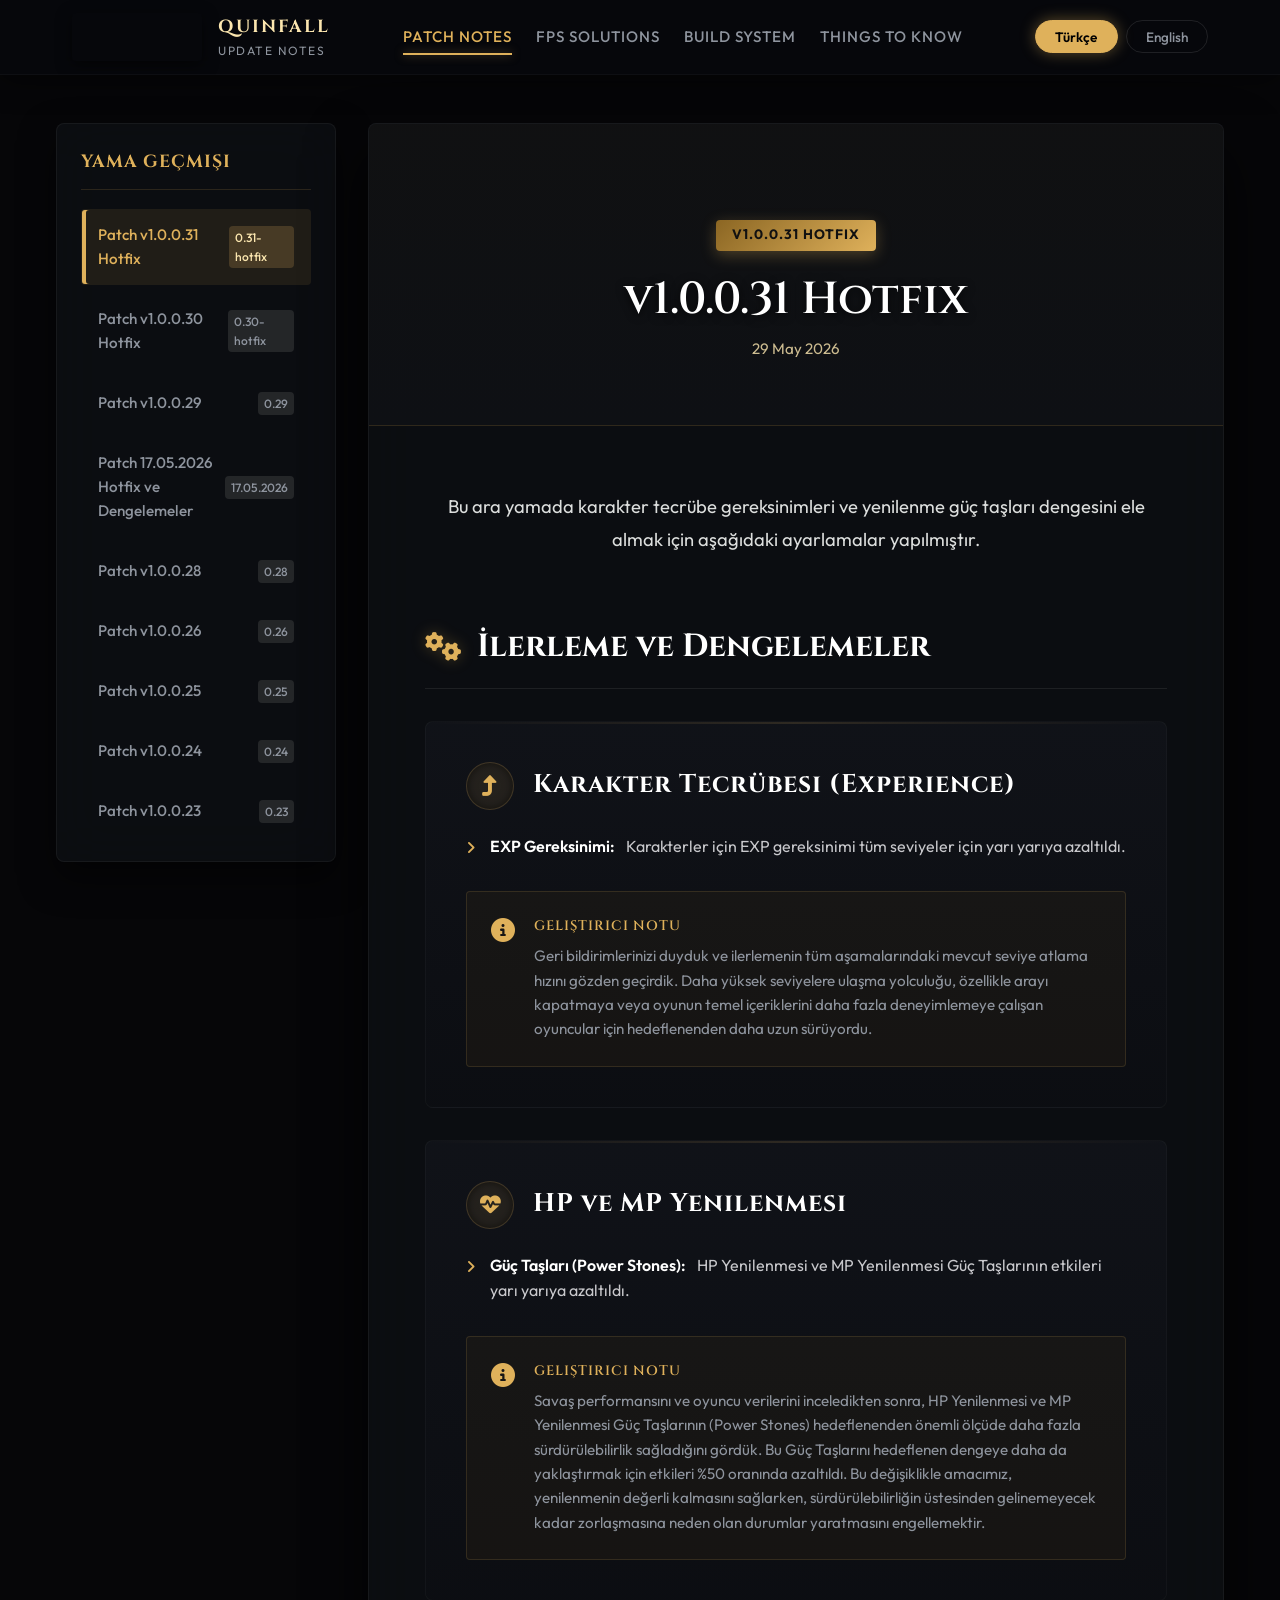
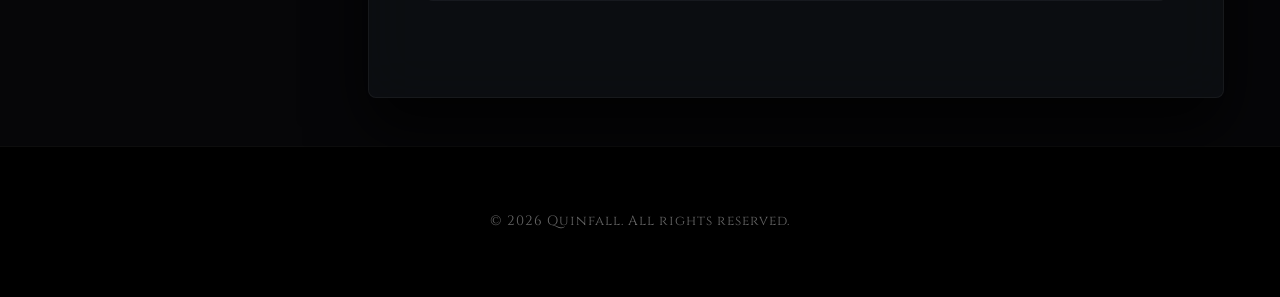
<file: index.html>
<!DOCTYPE html>
<html lang="en">
<head>
    <meta charset="UTF-8">
    <meta name="viewport" content="width=device-width, initial-scale=1.0">
    <title>Quinfall - Update Notes</title>
    <!-- Modern Fonts -->
    <link rel="preconnect" href="https://fonts.googleapis.com">
    <link rel="preconnect" href="https://fonts.gstatic.com" crossorigin>
    <link href="https://fonts.googleapis.com/css2?family=Outfit:wght@300;400;500;600;700&family=Cinzel:wght@500;600;700&display=swap" rel="stylesheet">
    <link rel="stylesheet" href="https://cdnjs.cloudflare.com/ajax/libs/font-awesome/6.4.0/css/all.min.css">
    <link rel="stylesheet" href="style.css">
</head>
<body>
    <!-- Premium Background Effects -->
    <div class="background-effects">
        <div class="glow-orb orb-1"></div>
        <div class="glow-orb orb-2"></div>
        <div class="glow-orb orb-3"></div>
        <div class="noise-overlay"></div>
    </div>

    <!-- Top Navigation -->
    <nav class="navbar">
        <div class="nav-container">
            <div class="logo">
                <span class="logo-q">Q</span>
                <div class="logo-text">
                    <h1>QUINFALL</h1>
                    <span class="subtitle" id="nav-subtitle">Update Notes</span>
                </div>
            </div>
            
            <div class="nav-links">
                <a href="index.html" class="nav-link active" id="nav-patch" data-tr="Yama Notları" data-en="Patch Notes">Patch Notes</a>
                <a href="fps.html" class="nav-link" id="nav-fps" data-tr="FPS Çözümleri" data-en="FPS Solutions">FPS Solutions</a>
                <a href="build.html" class="nav-link" id="nav-build" data-tr="Build Sistemi" data-en="Build System">Build System</a>
                <a href="info.html" class="nav-link" id="nav-info" data-tr="Bilinmesi Gerekenler" data-en="Things to Know">Things to Know</a>
            </div>

            <div class="lang-selector">
                <button class="lang-btn active" data-lang="tr">Türkçe</button>
                <button class="lang-btn" data-lang="en">English</button>
            </div>
        </div>
    </nav>

    <!-- Main Content -->
    <main class="container multi-version-layout">
        <!-- Sidebar for Versions -->
        <aside class="version-sidebar">
            <h3 class="sidebar-title" id="sidebar-title">Update History</h3>
            <ul id="version-list" class="version-list">
                <!-- Dynamically populated -->
            </ul>
        </aside>

        <div class="patch-container">
            <!-- Header Section (Dynamic) -->
            <div class="patch-hero" id="patch-hero">
                <div class="version-badge" id="version-badge">v1.0.0.24</div>
                <h1 class="patch-title" id="patch-title">Loading...</h1>
                <p class="patch-date" id="patch-date">12 April 2026</p>
            </div>

            <!-- Content renders here -->
            <div id="content-body" class="content-body">
                <div class="loading-spinner"></div>
            </div>
        </div>
    </main>

    <!-- Footer -->
    <footer>
        <div class="footer-content">
            <p>&copy; 2026 Quinfall. <span id="footer-rights">All rights reserved.</span></p>
        </div>
    </footer>

    <!-- Scripts -->
    <script src="data.js"></script>
    <script src="script.js"></script>
</body>
</html>
</file>
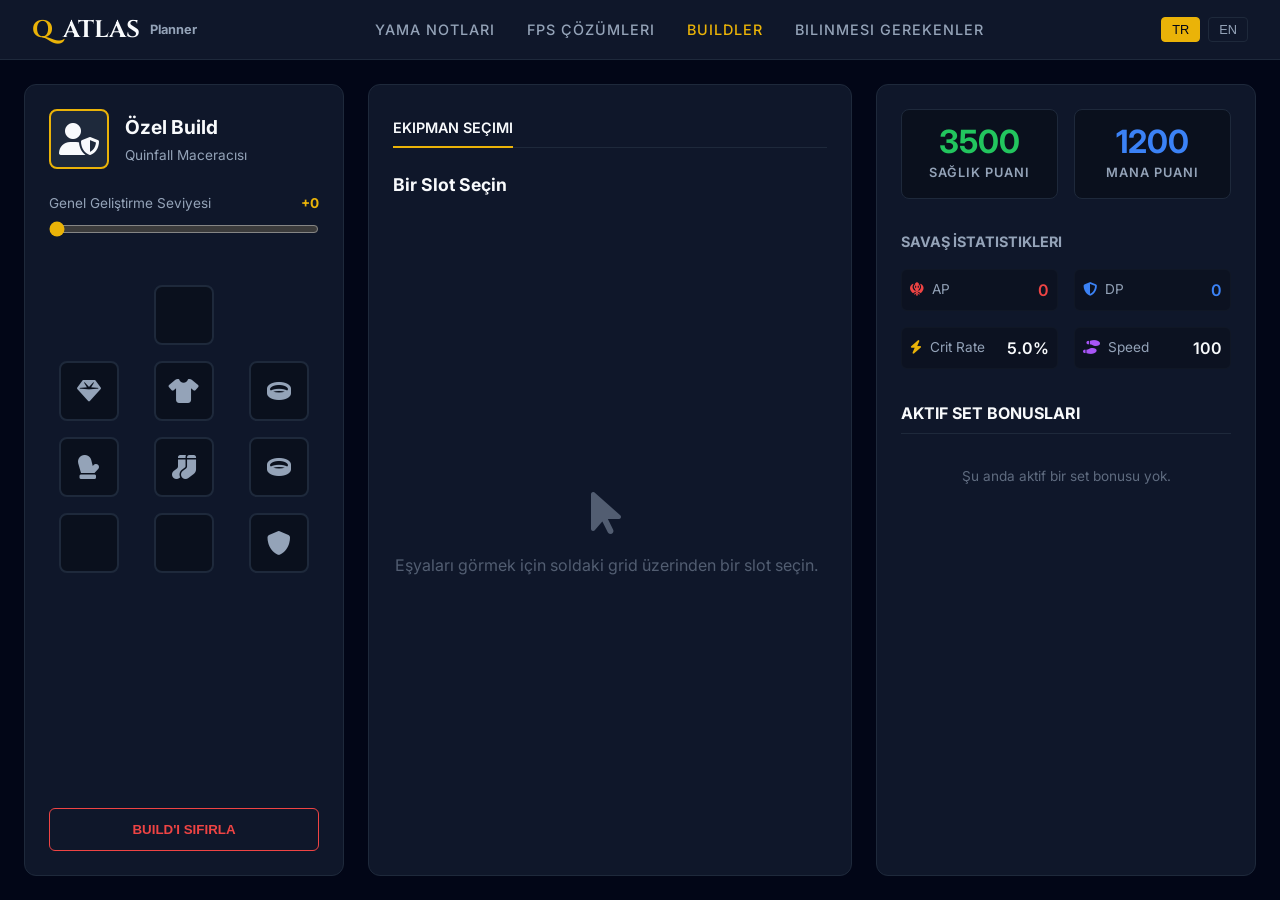
<file: build.html>
<!DOCTYPE html>
<html lang="en">
<head>
    <meta charset="UTF-8">
    <meta name="viewport" content="width=device-width, initial-scale=1.0">
    <title>Quinfall - Gear Planner</title>
    <link rel="preconnect" href="https://fonts.googleapis.com">
    <link rel="preconnect" href="https://fonts.gstatic.com" crossorigin>
    <link href="https://fonts.googleapis.com/css2?family=Inter:wght@300;400;500;600;700&family=Cinzel:wght@500;600;700&display=swap" rel="stylesheet">
    <link rel="stylesheet" href="https://cdnjs.cloudflare.com/ajax/libs/font-awesome/6.4.0/css/all.min.css">
    <style>
        :root {
            --bg-dark: #020617;
            --panel-bg: #0f172a;
            --border-color: #1e293b;
            --text-main: #f8fafc;
            --text-muted: #94a3b8;
            --accent-gold: #eab308;
            --accent-gold-glow: rgba(234, 179, 8, 0.3);
            --rarity-legendary: #eab308;
            --rarity-rare: #a855f7;
        }

        * {
            margin: 0;
            padding: 0;
            box-sizing: border-box;
        }

        body {
            font-family: 'Inter', sans-serif;
            background-color: var(--bg-dark);
            color: var(--text-main);
            line-height: 1.5;
            overflow-x: hidden;
        }

        /* Nav Bar - Atlas Style */
        .atlas-nav {
            background-color: var(--panel-bg);
            border-bottom: 1px solid var(--border-color);
            padding: 0 2rem;
            height: 60px;
            display: flex;
            align-items: center;
            justify-content: space-between;
        }

        .atlas-logo {
            font-family: 'Cinzel', serif;
            font-size: 1.5rem;
            font-weight: 700;
            color: var(--text-main);
            display: flex;
            align-items: center;
            gap: 10px;
            text-decoration: none;
        }

        .atlas-nav-links {
            display: flex;
            gap: 2rem;
        }

        .atlas-nav-link {
            color: var(--text-muted);
            text-decoration: none;
            font-weight: 500;
            font-size: 0.9rem;
            text-transform: uppercase;
            letter-spacing: 1px;
            transition: color 0.2s;
        }

        .atlas-nav-link:hover, .atlas-nav-link.active {
            color: var(--accent-gold);
        }

        /* Layout Container */
        .atlas-container {
            display: grid;
            grid-template-columns: 320px 1fr 380px;
            gap: 1.5rem;
            padding: 1.5rem;
            max-width: 1600px;
            margin: 0 auto;
            min-height: calc(100vh - 60px);
        }

        /* Shared Panel Styles */
        .atlas-panel {
            background-color: var(--panel-bg);
            border: 1px solid var(--border-color);
            border-radius: 12px;
            padding: 1.5rem;
            display: flex;
            flex-direction: column;
        }

        /* Left Column: Character & Gear */
        .char-header {
            display: flex;
            align-items: center;
            gap: 1rem;
            margin-bottom: 1.5rem;
        }

        .char-avatar {
            width: 60px;
            height: 60px;
            background-color: var(--border-color);
            border-radius: 8px;
            border: 2px solid var(--accent-gold);
            display: flex;
            align-items: center;
            justify-content: center;
            font-size: 2rem;
        }

        .char-info h2 {
            font-size: 1.2rem;
            font-weight: 700;
            margin-bottom: 0.2rem;
        }

        .level-control {
            display: flex;
            align-items: center;
            gap: 10px;
            margin-bottom: 2rem;
        }
        .level-control input {
            flex-grow: 1;
            accent-color: var(--accent-gold);
        }

        .gear-silhouette {
            display: grid;
            grid-template-columns: repeat(3, 1fr);
            gap: 1rem;
            justify-items: center;
            position: relative;
            margin-top: 1rem;
        }
        
        .gear-silhouette::before {
            content: '';
            position: absolute;
            top: 50%; left: 50%;
            transform: translate(-50%, -50%);
            width: 150px; height: 300px;
            background: url('https://cdn-icons-png.flaticon.com/512/10434/10434220.png') center/contain no-repeat;
            opacity: 0.05;
            pointer-events: none;
        }

        .gear-slot {
            width: 60px;
            height: 60px;
            background-color: rgba(0,0,0,0.3);
            border: 2px solid var(--border-color);
            border-radius: 8px;
            display: flex;
            align-items: center;
            justify-content: center;
            color: var(--text-muted);
            font-size: 1.5rem;
            cursor: pointer;
            transition: all 0.2s;
            position: relative;
        }

        .gear-slot:hover, .gear-slot.active-slot {
            border-color: var(--accent-gold);
            box-shadow: 0 0 15px var(--accent-gold-glow);
            color: var(--text-main);
        }

        .gear-slot.filled {
            color: var(--text-main);
        }

        .gear-slot.filled[data-rarity="legendary"] {
            border-color: var(--rarity-legendary);
        }
        
        .gear-slot.filled[data-rarity="rare"] {
            border-color: var(--rarity-rare);
        }

        .gear-slot-level {
            position: absolute;
            bottom: -5px;
            right: -5px;
            background: var(--bg-dark);
            color: var(--accent-gold);
            font-size: 0.7rem;
            font-weight: 700;
            padding: 2px 6px;
            border-radius: 4px;
            border: 1px solid var(--border-color);
        }

        /* Middle Column: Item Selector */
        .selector-tabs {
            display: flex;
            gap: 2rem;
            border-bottom: 1px solid var(--border-color);
            margin-bottom: 1.5rem;
        }

        .selector-tab {
            padding: 0.5rem 0;
            color: var(--text-muted);
            font-weight: 600;
            font-size: 0.9rem;
            text-transform: uppercase;
            cursor: pointer;
            position: relative;
        }

        .selector-tab.active {
            color: var(--text-main);
        }

        .selector-tab.active::after {
            content: '';
            position: absolute;
            bottom: -1px;
            left: 0;
            width: 100%;
            height: 2px;
            background-color: var(--accent-gold);
        }

        .selection-header {
            display: flex;
            justify-content: space-between;
            align-items: center;
            margin-bottom: 1rem;
        }

        .item-list {
            display: flex;
            flex-direction: column;
            gap: 0.8rem;
            overflow-y: auto;
            flex-grow: 1;
            padding-right: 0.5rem;
        }

        /* Custom Scrollbar */
        .item-list::-webkit-scrollbar { width: 6px; }
        .item-list::-webkit-scrollbar-track { background: var(--bg-dark); border-radius: 4px; }
        .item-list::-webkit-scrollbar-thumb { background: var(--border-color); border-radius: 4px; }

        .item-card {
            background-color: rgba(0,0,0,0.2);
            border: 1px solid var(--border-color);
            border-radius: 8px;
            padding: 1rem;
            cursor: pointer;
            transition: all 0.2s;
            display: flex;
            align-items: center;
            justify-content: space-between;
        }

        .item-card:hover {
            background-color: rgba(255,255,255,0.05);
            border-color: var(--text-muted);
        }

        .item-card.legendary { border-left: 3px solid var(--rarity-legendary); }
        .item-card.rare { border-left: 3px solid var(--rarity-rare); }

        .item-card-title {
            font-weight: 600;
            font-size: 1rem;
            margin-bottom: 0.2rem;
        }
        
        .item-card-title.legendary { color: var(--rarity-legendary); }
        .item-card-title.rare { color: var(--rarity-rare); }

        .item-card-meta {
            font-size: 0.75rem;
            color: var(--text-muted);
            text-transform: uppercase;
            letter-spacing: 0.5px;
        }

        .item-card-stats {
            display: flex;
            gap: 1rem;
            font-weight: 600;
            font-size: 0.9rem;
        }

        /* Right Column: Stats */
        .primary-stats {
            display: flex;
            gap: 1rem;
            margin-bottom: 2rem;
        }

        .primary-stat-box {
            flex: 1;
            background: rgba(0,0,0,0.3);
            border: 1px solid var(--border-color);
            border-radius: 8px;
            padding: 1rem;
            text-align: center;
        }

        .primary-stat-value {
            font-size: 2rem;
            font-weight: 700;
            line-height: 1;
            margin-bottom: 0.3rem;
        }

        .primary-stat-value.hp { color: #22c55e; } /* Green */
        .primary-stat-value.mp { color: #3b82f6; } /* Blue */

        .primary-stat-label {
            font-size: 0.8rem;
            color: var(--text-muted);
            text-transform: uppercase;
            letter-spacing: 1px;
            font-weight: 600;
        }

        .stat-grid {
            display: grid;
            grid-template-columns: 1fr 1fr;
            gap: 1rem;
            margin-bottom: 2rem;
        }

        .stat-row {
            display: flex;
            justify-content: space-between;
            align-items: center;
            padding: 0.5rem;
            background: rgba(0,0,0,0.2);
            border-radius: 6px;
            border: 1px solid rgba(255,255,255,0.02);
        }

        .stat-name {
            font-size: 0.85rem;
            color: var(--text-muted);
            display: flex;
            align-items: center;
            gap: 0.5rem;
        }

        .stat-val {
            font-weight: 600;
            color: var(--text-main);
            font-family: 'Inter', monospace;
        }
        
        .stat-val.ap { color: #ef4444; }
        .stat-val.dp { color: #3b82f6; }

        .set-bonuses-section h3 {
            font-size: 1rem;
            text-transform: uppercase;
            color: var(--text-main);
            margin-bottom: 1rem;
            border-bottom: 1px solid var(--border-color);
            padding-bottom: 0.5rem;
        }

        .set-bonus-item {
            background: rgba(234, 179, 8, 0.05);
            border: 1px solid rgba(234, 179, 8, 0.2);
            border-radius: 6px;
            padding: 0.8rem;
            margin-bottom: 0.8rem;
        }

        .set-bonus-title {
            color: var(--accent-gold);
            font-weight: 600;
            font-size: 0.9rem;
            margin-bottom: 0.3rem;
        }

        .set-bonus-desc {
            font-size: 0.85rem;
            color: var(--text-main);
        }

        /* Lang toggle in nav */
        .lang-btn {
            background: transparent;
            border: 1px solid var(--border-color);
            color: var(--text-muted);
            padding: 4px 10px;
            border-radius: 4px;
            cursor: pointer;
            font-size: 0.8rem;
            transition: all 0.2s;
        }
        .lang-btn.active {
            background: var(--accent-gold);
            color: var(--bg-dark);
            border-color: var(--accent-gold);
        }
        
        /* Empty selection placeholder */
        .empty-selection {
            display: flex;
            flex-direction: column;
            align-items: center;
            justify-content: center;
            height: 100%;
            color: var(--text-muted);
            text-align: center;
            opacity: 0.5;
        }
        
        .empty-selection i {
            font-size: 3rem;
            margin-bottom: 1rem;
        }

        @media (max-width: 1200px) {
            .atlas-container {
                grid-template-columns: 1fr 380px;
            }
            .atlas-left {
                grid-column: 1 / 2;
            }
            .atlas-middle {
                grid-column: 1 / -1;
                order: 3;
            }
        }
        @media (max-width: 800px) {
            .atlas-container {
                grid-template-columns: 1fr;
            }
        }
    </style>
</head>
<body>

    <!-- Top Navigation -->
    <nav class="atlas-nav">
        <a href="index.html" class="atlas-logo">
            <span style="color: var(--accent-gold);">Q</span> ATLAS <span style="font-size: 0.8rem; color: var(--text-muted); font-family: 'Inter';">Planner</span>
        </a>
        <div class="atlas-nav-links">
            <a href="index.html" class="atlas-nav-link" data-tr="Yama Notları" data-en="Patch Notes">Patch Notes</a>
            <a href="fps.html" class="atlas-nav-link" data-tr="FPS Çözümleri" data-en="FPS Solutions">FPS Solutions</a>
            <a href="build.html" class="atlas-nav-link active" data-tr="Buildler" data-en="Builds">Builds</a>
            <a href="info.html" class="atlas-nav-link" data-tr="Bilinmesi Gerekenler" data-en="Things to Know">Things to Know</a>
        </div>
        <div style="display:flex; gap:0.5rem;">
            <button class="lang-btn active" data-lang="tr">TR</button>
            <button class="lang-btn" data-lang="en">EN</button>
        </div>
    </nav>

    <!-- Main App Container -->
    <main class="atlas-container">
        
        <!-- Left Panel: Character & Equipment -->
        <div class="atlas-panel atlas-left">
            <div class="char-header">
                <div class="char-avatar"><i class="fas fa-user-shield"></i></div>
                <div class="char-info">
                    <h2 data-tr="Özel Build" data-en="Custom Build">Özel Build</h2>
                    <div style="color: var(--text-muted); font-size: 0.85rem;" data-tr="Quinfall Maceracısı" data-en="Quinfall Adventurer">Quinfall Maceracısı</div>
                </div>
            </div>

            <!-- Global Enhancement Level Slider -->
            <div style="margin-bottom: 0.5rem; font-size: 0.85rem; color: var(--text-muted); display:flex; justify-content:space-between;">
                <span data-tr="Genel Geliştirme Seviyesi" data-en="Global Enhancement Level">Genel Geliştirme Seviyesi</span>
                <span id="global-level-display" style="color: var(--accent-gold); font-weight: bold;">+0</span>
            </div>
            <div class="level-control">
                <input type="range" id="global-level-slider" min="0" max="15" value="0">
            </div>

            <!-- Gear Grid (Silhouette style) -->
            <div class="gear-silhouette">
                <!-- Top Row -->
                <div></div>
                <div class="gear-slot" data-slot="helmet" title="Helmet"><i class="fas fa-helmet-battle"></i></div>
                <div></div>
                
                <!-- Second Row -->
                <div class="gear-slot" data-slot="earring1" title="Earring"><i class="fas fa-gem"></i></div>
                <div class="gear-slot" data-slot="chest" title="Chest"><i class="fas fa-shirt"></i></div>
                <div class="gear-slot" data-slot="necklace" title="Necklace"><i class="fas fa-ring"></i></div>
                
                <!-- Third Row -->
                <div class="gear-slot" data-slot="gloves" title="Gloves"><i class="fas fa-mitten"></i></div>
                <div class="gear-slot" data-slot="legs" title="Legs"><i class="fas fa-socks"></i></div>
                <div class="gear-slot" data-slot="ring1" title="Ring"><i class="fas fa-ring"></i></div>
                
                <!-- Bottom Row -->
                <div class="gear-slot" data-slot="weapon1" title="Main Weapon"><i class="fas fa-sword"></i></div>
                <div class="gear-slot" data-slot="boots" title="Boots"><i class="fas fa-boot"></i></div>
                <div class="gear-slot" data-slot="weapon2" title="Offhand Weapon"><i class="fas fa-shield"></i></div>
            </div>

            <div style="margin-top: auto; padding-top: 2rem;">
                <button id="reset-build" style="width: 100%; padding: 0.8rem; background: transparent; border: 1px solid #ef4444; color: #ef4444; border-radius: 6px; cursor: pointer; font-weight: 600; text-transform: uppercase;" data-tr="Build'i Sıfırla" data-en="Reset Build">Build'i Sıfırla</button>
            </div>
        </div>

        <!-- Middle Panel: Item Selection -->
        <div class="atlas-panel atlas-middle">
            <div class="selector-tabs">
                <div class="selector-tab active" data-tr="Ekipman Seçimi" data-en="Equipment Selection">Ekipman Seçimi</div>
            </div>
            
            <div class="selection-header">
                <h3 id="selection-title" style="font-size: 1.1rem;" data-tr="Bir Slot Seçin" data-en="Select a Slot">Bir Slot Seçin</h3>
            </div>

            <div class="item-list" id="item-selector-list">
                <!-- Items populated here by JS -->
                <div class="empty-selection">
                    <i class="fas fa-mouse-pointer"></i>
                    <p data-tr="Eşyaları görmek için soldaki grid üzerinden bir slot seçin." data-en="Select a slot from the grid on the left to see available items."></p>
                </div>
            </div>
        </div>

        <!-- Right Panel: Stats & Details -->
        <div class="atlas-panel atlas-right">
            
            <!-- Primary HP/MP -->
            <div class="primary-stats">
                <div class="primary-stat-box">
                    <div class="primary-stat-value hp" id="stat-total-hp">3500</div>
                    <div class="primary-stat-label" data-tr="Sağlık Puanı" data-en="Health Points">Sağlık Puanı</div>
                </div>
                <div class="primary-stat-box">
                    <div class="primary-stat-value mp">1200</div>
                    <div class="primary-stat-label" data-tr="Mana Puanı" data-en="Mana Points">Mana Puanı</div>
                </div>
            </div>

            <!-- Detailed Stats Grid -->
            <h3 style="font-size: 0.9rem; text-transform: uppercase; margin-bottom: 1rem; color: var(--text-muted);" data-tr="Savaş İstatistikleri" data-en="Combat Statistics">Savaş İstatistikleri</h3>
            <div class="stat-grid">
                <div class="stat-row">
                    <div class="stat-name"><i class="fas fa-khanda" style="color: #ef4444;"></i> AP</div>
                    <div class="stat-val ap" id="stat-total-ap">0</div>
                </div>
                <div class="stat-row">
                    <div class="stat-name"><i class="fas fa-shield-halved" style="color: #3b82f6;"></i> DP</div>
                    <div class="stat-val dp" id="stat-total-dp">0</div>
                </div>
                <div class="stat-row">
                    <div class="stat-name"><i class="fas fa-bolt" style="color: #eab308;"></i> Crit Rate</div>
                    <div class="stat-val">5.0%</div>
                </div>
                <div class="stat-row">
                    <div class="stat-name"><i class="fas fa-shoe-prints" style="color: #a855f7;"></i> Speed</div>
                    <div class="stat-val">100</div>
                </div>
            </div>

            <!-- Set Bonuses -->
            <div class="set-bonuses-section">
                <h3 data-tr="Aktif Set Bonusları" data-en="Active Set Bonuses">Aktif Set Bonusları</h3>
                <div id="active-set-bonuses-list">
                    <!-- Dynamic -->
                    <div style="font-size: 0.85rem; color: var(--text-muted); opacity: 0.6; text-align: center; padding: 1rem;" data-tr="Şu anda aktif bir set bonusu yok." data-en="No active set bonuses currently.">
                        Şu anda aktif bir set bonusu yok.
                    </div>
                </div>
            </div>

        </div>

    </main>

    <!-- Script for Logic -->
    <script src="simulator.js"></script>

    <!-- Language Toggle Logic -->
    <script>
        document.addEventListener('DOMContentLoaded', () => {
            const langBtns = document.querySelectorAll('.lang-btn');
            let currentLang = localStorage.getItem('quinfall_lang') || 'tr';
            setLanguage(currentLang);

            langBtns.forEach(btn => {
                btn.addEventListener('click', (e) => {
                    const selectedLang = e.target.getAttribute('data-lang');
                    if (selectedLang !== currentLang) {
                        setLanguage(selectedLang);
                        document.dispatchEvent(new CustomEvent('languageChanged', { detail: selectedLang }));
                    }
                });
            });

            function setLanguage(lang) {
                currentLang = lang;
                localStorage.setItem('quinfall_lang', lang);
                langBtns.forEach(btn => {
                    if (btn.getAttribute('data-lang') === lang) btn.classList.add('active');
                    else btn.classList.remove('active');
                });
                document.querySelectorAll('[data-tr]').forEach(el => {
                    if (lang === 'tr') el.textContent = el.getAttribute('data-tr');
                    else if (lang === 'en') el.textContent = el.getAttribute('data-en');
                });
            }
        });
    </script>
</body>
</html>
</file>
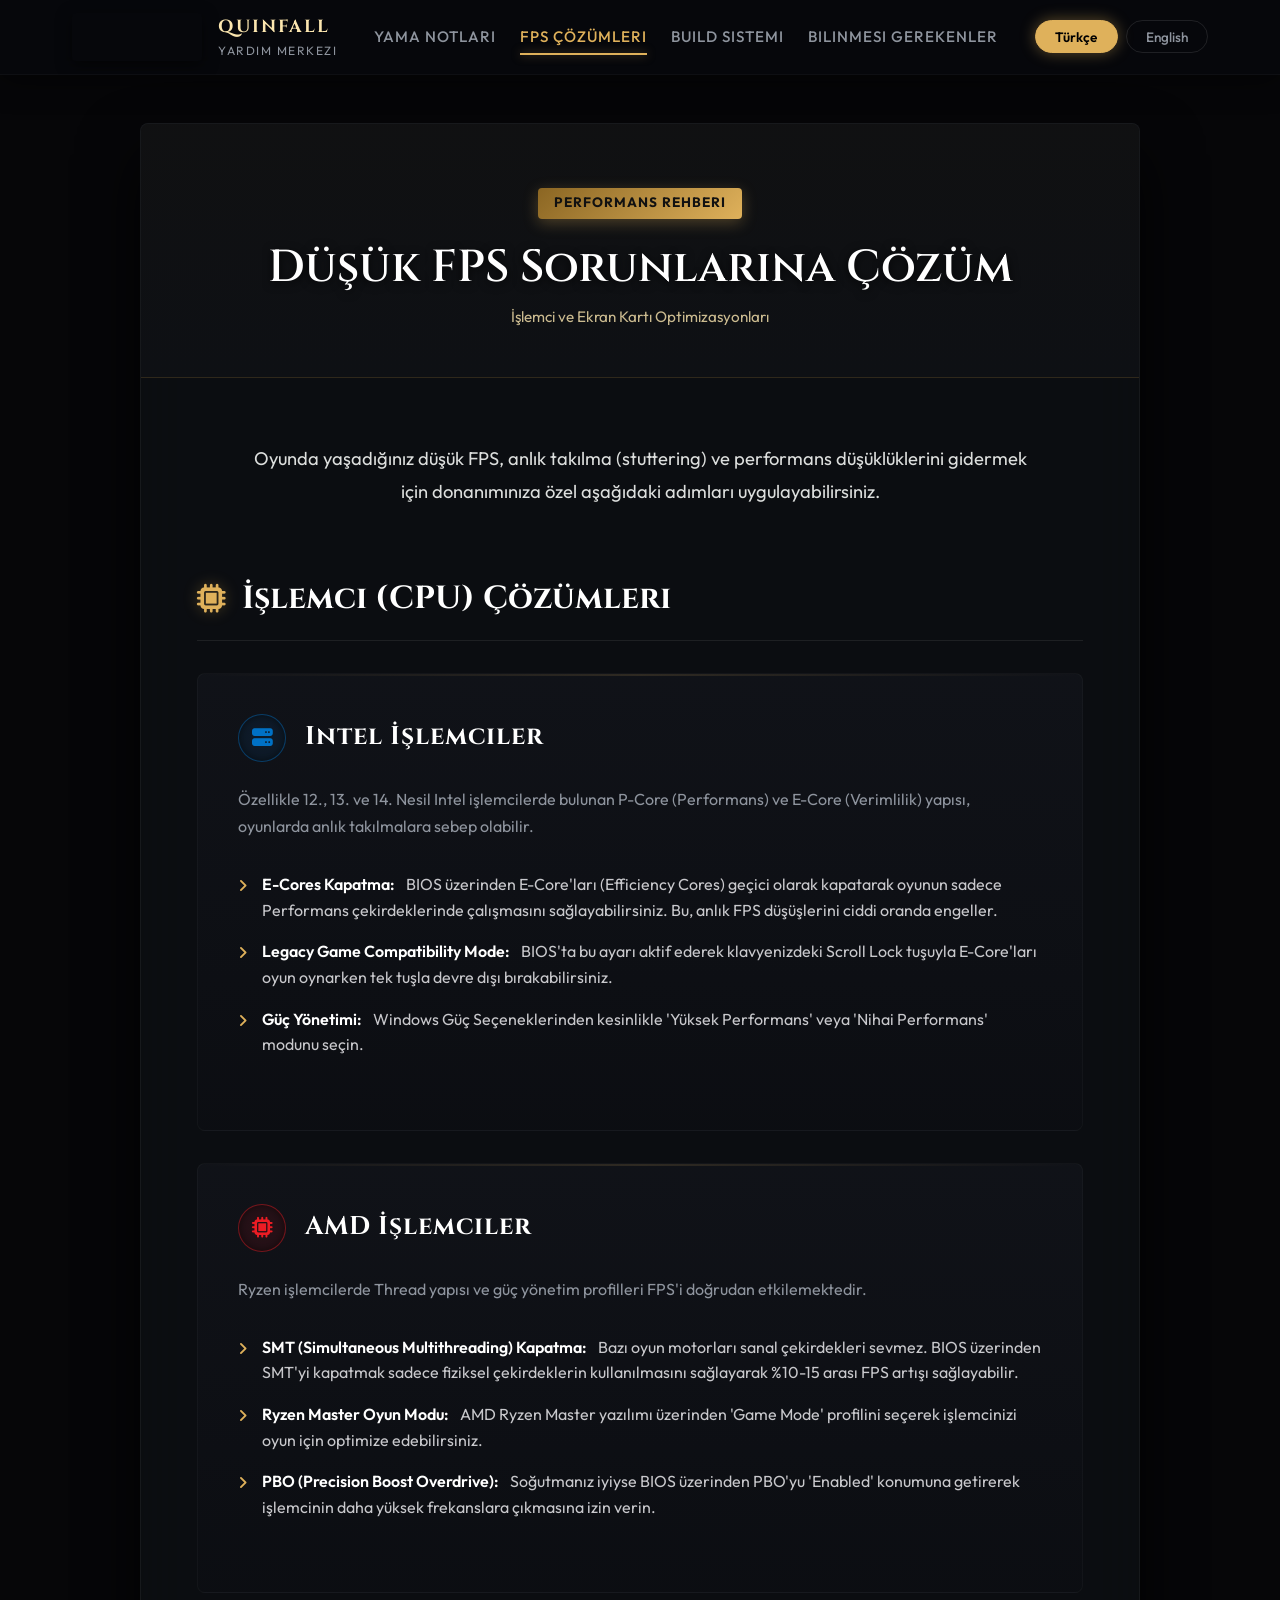
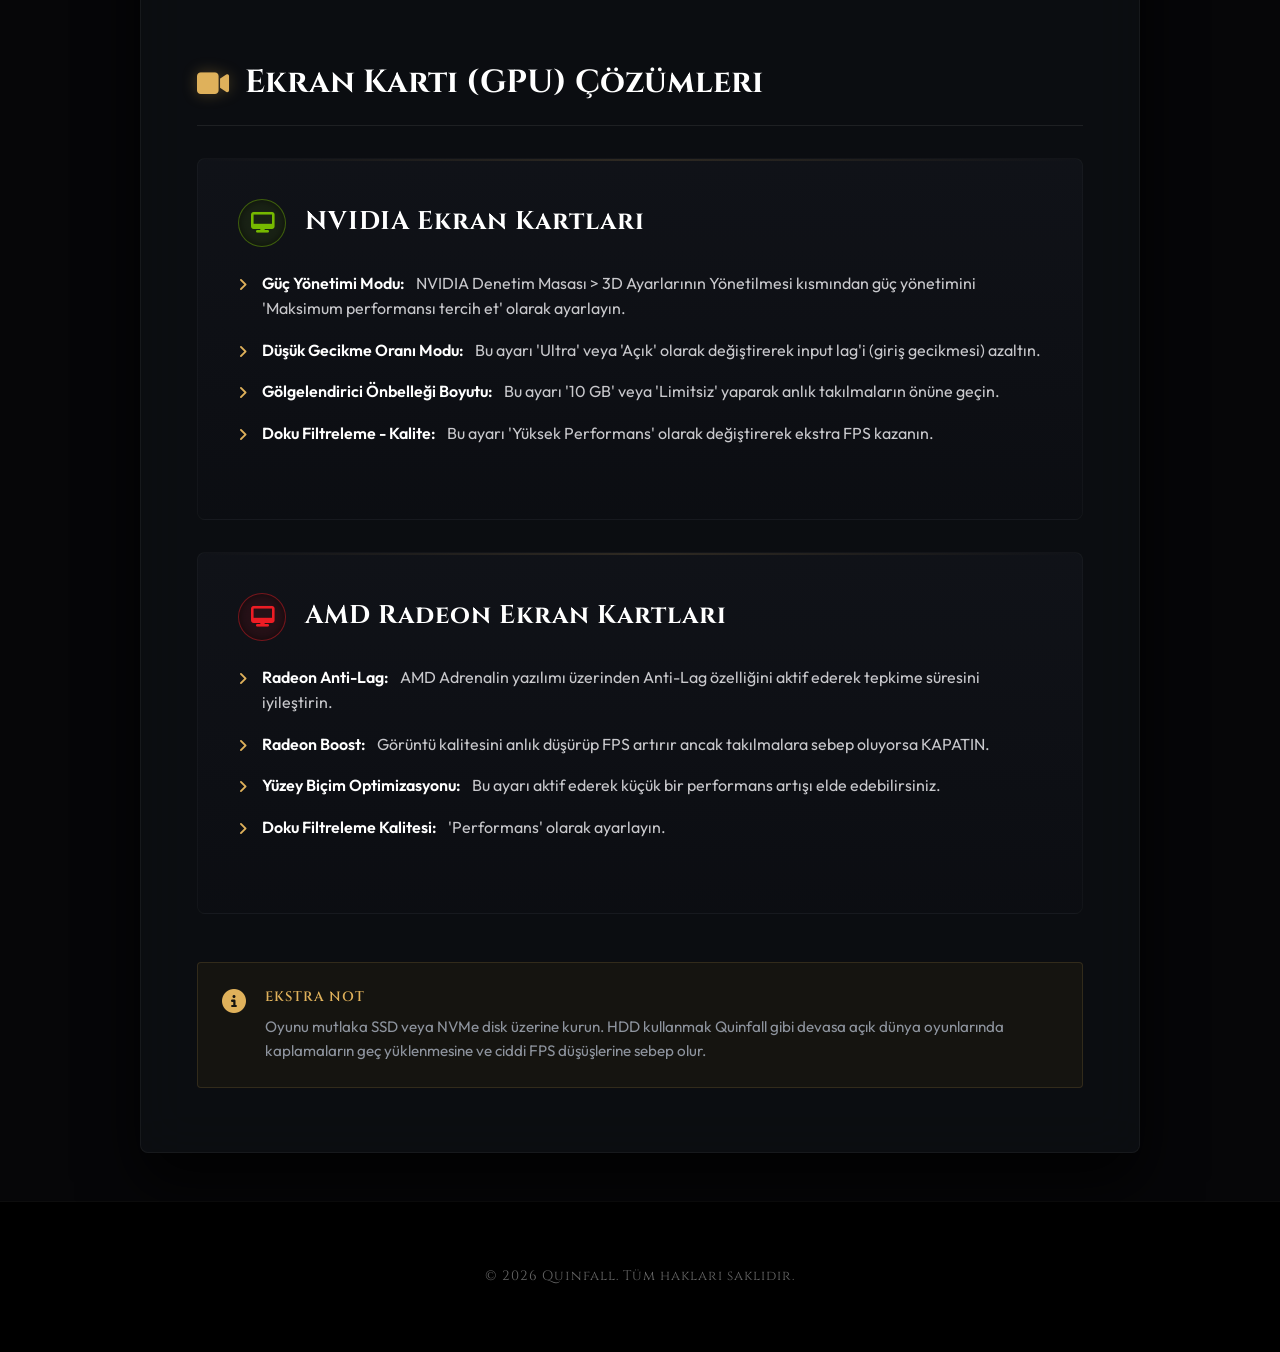
<file: fps.html>
<!DOCTYPE html>
<html lang="en">
<head>
    <meta charset="UTF-8">
    <meta name="viewport" content="width=device-width, initial-scale=1.0">
    <title>Quinfall - FPS Solutions</title>
    <!-- Modern Fonts -->
    <link rel="preconnect" href="https://fonts.googleapis.com">
    <link rel="preconnect" href="https://fonts.gstatic.com" crossorigin>
    <link href="https://fonts.googleapis.com/css2?family=Outfit:wght@300;400;500;600;700&family=Cinzel:wght@500;600;700&display=swap" rel="stylesheet">
    <link rel="stylesheet" href="https://cdnjs.cloudflare.com/ajax/libs/font-awesome/6.4.0/css/all.min.css">
    <link rel="stylesheet" href="style.css">
</head>
<body>
    <!-- Premium Background Effects -->
    <div class="background-effects">
        <div class="glow-orb orb-1"></div>
        <div class="glow-orb orb-2"></div>
        <div class="glow-orb orb-3"></div>
        <div class="noise-overlay"></div>
    </div>

    <!-- Top Navigation -->
    <nav class="navbar">
        <div class="nav-container">
            <div class="logo">
                <span class="logo-q">Q</span>
                <div class="logo-text">
                    <h1>QUINFALL</h1>
                    <span class="subtitle" id="nav-subtitle" data-tr="Yardım Merkezi" data-en="Help Center">Help Center</span>
                </div>
            </div>
            
            <div class="nav-links">
                <a href="index.html" class="nav-link" data-tr="Yama Notları" data-en="Patch Notes">Patch Notes</a>
                <a href="fps.html" class="nav-link active" data-tr="FPS Çözümleri" data-en="FPS Solutions">FPS Solutions</a>
                <a href="build.html" class="nav-link" data-tr="Build Sistemi" data-en="Build System">Build System</a>
                <a href="info.html" class="nav-link" data-tr="Bilinmesi Gerekenler" data-en="Things to Know">Things to Know</a>
            </div>

            <div class="lang-selector">
                <button class="lang-btn active" data-lang="tr">Türkçe</button>
                <button class="lang-btn" data-lang="en">English</button>
            </div>
        </div>
    </nav>

    <!-- Main Content -->
    <main class="container" style="max-width: 1000px; margin: 3rem auto;">
        <div class="patch-container">
            <!-- Header Section (Dynamic) -->
            <div class="patch-hero" style="padding: 4rem 3rem 3rem;">
                <div class="version-badge" data-tr="Performans Rehberi" data-en="Performance Guide">Performans Rehberi</div>
                <h1 class="patch-title" data-tr="Düşük FPS Sorunlarına Çözüm" data-en="Low FPS Solutions">Düşük FPS Sorunlarına Çözüm</h1>
                <p class="patch-date" data-tr="İşlemci ve Ekran Kartı Optimizasyonları" data-en="CPU and GPU Optimizations">İşlemci ve Ekran Kartı Optimizasyonları</p>
            </div>

            <!-- Content renders here -->
            <div class="content-body">
                
                <div class="intro-text" data-tr="Oyunda yaşadığınız düşük FPS, anlık takılma (stuttering) ve performans düşüklüklerini gidermek için donanımınıza özel aşağıdaki adımları uygulayabilirsiniz." data-en="You can apply the hardware-specific steps below to resolve low FPS, stuttering, and performance drops you experience in the game.">
                    Oyunda yaşadığınız düşük FPS, anlık takılma (stuttering) ve performans düşüklüklerini gidermek için donanımınıza özel aşağıdaki adımları uygulayabilirsiniz.
                </div>

                <h2 class="section-title"><i class="fas fa-microchip"></i> <span data-tr="İşlemci (CPU) Çözümleri" data-en="Processor (CPU) Solutions">İşlemci (CPU) Çözümleri</span></h2>

                <!-- Intel CPU -->
                <div class="class-block">
                    <div class="class-header">
                        <div class="class-icon" style="color: #0071c5; border-color: rgba(0, 113, 197, 0.4); background: rgba(0, 113, 197, 0.1);"><i class="fas fa-server"></i></div>
                        <h3>Intel İşlemciler</h3>
                    </div>
                    <div class="class-intro">
                        <p data-tr="Özellikle 12., 13. ve 14. Nesil Intel işlemcilerde bulunan P-Core (Performans) ve E-Core (Verimlilik) yapısı, oyunlarda anlık takılmalara sebep olabilir." data-en="Especially on 12th, 13th, and 14th Gen Intel processors, the P-Core and E-Core architecture can cause stuttering in games."></p>
                    </div>
                    <ul class="changes-list">
                        <li><span class="skill-name" data-tr="E-Cores Kapatma:" data-en="Disabling E-Cores:"></span> <span data-tr="BIOS üzerinden E-Core'ları (Efficiency Cores) geçici olarak kapatarak oyunun sadece Performans çekirdeklerinde çalışmasını sağlayabilirsiniz. Bu, anlık FPS düşüşlerini ciddi oranda engeller." data-en="By temporarily disabling E-Cores in the BIOS, you can force the game to run only on Performance cores. This significantly reduces stuttering."></span></li>
                        <li><span class="skill-name" data-tr="Legacy Game Compatibility Mode:" data-en="Legacy Game Compatibility Mode:"></span> <span data-tr="BIOS'ta bu ayarı aktif ederek klavyenizdeki Scroll Lock tuşuyla E-Core'ları oyun oynarken tek tuşla devre dışı bırakabilirsiniz." data-en="By activating this setting in the BIOS, you can disable E-Cores with a single press of the Scroll Lock key while playing."></span></li>
                        <li><span class="skill-name" data-tr="Güç Yönetimi:" data-en="Power Management:"></span> <span data-tr="Windows Güç Seçeneklerinden kesinlikle 'Yüksek Performans' veya 'Nihai Performans' modunu seçin." data-en="Make sure to select 'High Performance' or 'Ultimate Performance' mode in Windows Power Options."></span></li>
                    </ul>
                </div>

                <!-- AMD CPU -->
                <div class="class-block">
                    <div class="class-header">
                        <div class="class-icon" style="color: #ed1c24; border-color: rgba(237, 28, 36, 0.4); background: rgba(237, 28, 36, 0.1);"><i class="fas fa-microchip"></i></div>
                        <h3>AMD İşlemciler</h3>
                    </div>
                    <div class="class-intro">
                        <p data-tr="Ryzen işlemcilerde Thread yapısı ve güç yönetim profilleri FPS'i doğrudan etkilemektedir." data-en="On Ryzen processors, thread structure and power profiles directly impact FPS."></p>
                    </div>
                    <ul class="changes-list">
                        <li><span class="skill-name" data-tr="SMT (Simultaneous Multithreading) Kapatma:" data-en="Disabling SMT:"></span> <span data-tr="Bazı oyun motorları sanal çekirdekleri sevmez. BIOS üzerinden SMT'yi kapatmak sadece fiziksel çekirdeklerin kullanılmasını sağlayarak %10-15 arası FPS artışı sağlayabilir." data-en="Some game engines don't perform well with virtual cores. Disabling SMT in BIOS ensures only physical cores are used, potentially increasing FPS by 10-15%."></span></li>
                        <li><span class="skill-name" data-tr="Ryzen Master Oyun Modu:" data-en="Ryzen Master Game Mode:"></span> <span data-tr="AMD Ryzen Master yazılımı üzerinden 'Game Mode' profilini seçerek işlemcinizi oyun için optimize edebilirsiniz." data-en="You can optimize your processor for gaming by selecting the 'Game Mode' profile in the AMD Ryzen Master software."></span></li>
                        <li><span class="skill-name" data-tr="PBO (Precision Boost Overdrive):" data-en="PBO Optimization:"></span> <span data-tr="Soğutmanız iyiyse BIOS üzerinden PBO'yu 'Enabled' konumuna getirerek işlemcinin daha yüksek frekanslara çıkmasına izin verin." data-en="If your cooling is sufficient, set PBO to 'Enabled' in BIOS to allow the processor to reach higher frequencies."></span></li>
                    </ul>
                </div>

                <h2 class="section-title"><i class="fas fa-video"></i> <span data-tr="Ekran Kartı (GPU) Çözümleri" data-en="Graphics Card (GPU) Solutions">Ekran Kartı (GPU) Çözümleri</span></h2>

                <!-- NVIDIA GPU -->
                <div class="class-block">
                    <div class="class-header">
                        <div class="class-icon" style="color: #76b900; border-color: rgba(118, 185, 0, 0.4); background: rgba(118, 185, 0, 0.1);"><i class="fas fa-desktop"></i></div>
                        <h3>NVIDIA Ekran Kartları</h3>
                    </div>
                    <ul class="changes-list">
                        <li><span class="skill-name" data-tr="Güç Yönetimi Modu:" data-en="Power Management Mode:"></span> <span data-tr="NVIDIA Denetim Masası > 3D Ayarlarının Yönetilmesi kısmından güç yönetimini 'Maksimum performansı tercih et' olarak ayarlayın." data-en="Set power management to 'Prefer maximum performance' in NVIDIA Control Panel > Manage 3D Settings."></span></li>
                        <li><span class="skill-name" data-tr="Düşük Gecikme Oranı Modu:" data-en="Low Latency Mode:"></span> <span data-tr="Bu ayarı 'Ultra' veya 'Açık' olarak değiştirerek input lag'i (giriş gecikmesi) azaltın." data-en="Change this setting to 'Ultra' or 'On' to reduce input lag."></span></li>
                        <li><span class="skill-name" data-tr="Gölgelendirici Önbelleği Boyutu:" data-en="Shader Cache Size:"></span> <span data-tr="Bu ayarı '10 GB' veya 'Limitsiz' yaparak anlık takılmaların önüne geçin." data-en="Set this to '10 GB' or 'Unlimited' to prevent stuttering while loading new areas."></span></li>
                        <li><span class="skill-name" data-tr="Doku Filtreleme - Kalite:" data-en="Texture Filtering - Quality:"></span> <span data-tr="Bu ayarı 'Yüksek Performans' olarak değiştirerek ekstra FPS kazanın." data-en="Change this to 'High Performance' to gain extra FPS."></span></li>
                    </ul>
                </div>

                <!-- AMD GPU -->
                <div class="class-block">
                    <div class="class-header">
                        <div class="class-icon" style="color: #ed1c24; border-color: rgba(237, 28, 36, 0.4); background: rgba(237, 28, 36, 0.1);"><i class="fas fa-desktop"></i></div>
                        <h3>AMD Radeon Ekran Kartları</h3>
                    </div>
                    <ul class="changes-list">
                        <li><span class="skill-name" data-tr="Radeon Anti-Lag:" data-en="Radeon Anti-Lag:"></span> <span data-tr="AMD Adrenalin yazılımı üzerinden Anti-Lag özelliğini aktif ederek tepkime süresini iyileştirin." data-en="Enable the Anti-Lag feature via AMD Adrenalin software to improve response times."></span></li>
                        <li><span class="skill-name" data-tr="Radeon Boost:" data-en="Radeon Boost:"></span> <span data-tr="Görüntü kalitesini anlık düşürüp FPS artırır ancak takılmalara sebep oluyorsa KAPATIN." data-en="Dynamically lowers resolution to increase FPS during fast movement, but DISABLE IT if it causes stuttering."></span></li>
                        <li><span class="skill-name" data-tr="Yüzey Biçim Optimizasyonu:" data-en="Surface Format Optimization:"></span> <span data-tr="Bu ayarı aktif ederek küçük bir performans artışı elde edebilirsiniz." data-en="Enable this setting to gain a minor performance boost."></span></li>
                        <li><span class="skill-name" data-tr="Doku Filtreleme Kalitesi:" data-en="Texture Filtering Quality:"></span> <span data-tr="'Performans' olarak ayarlayın." data-en="Set this to 'Performance'."></span></li>
                    </ul>
                </div>

                <div class="dev-note" style="margin-top: 3rem;">
                    <i class="fas fa-info-circle"></i>
                    <div>
                        <span class="dev-note-title" data-tr="Ekstra Not" data-en="Extra Note">Ekstra Not</span>
                        <p data-tr="Oyunu mutlaka SSD veya NVMe disk üzerine kurun. HDD kullanmak Quinfall gibi devasa açık dünya oyunlarında kaplamaların geç yüklenmesine ve ciddi FPS düşüşlerine sebep olur." data-en="Make sure to install the game on an SSD or NVMe drive. Using an HDD will cause slow texture loading and severe FPS drops in massive open-world games like Quinfall."></p>
                    </div>
                </div>

            </div>
        </div>
    </main>

    <!-- Footer -->
    <footer>
        <div class="footer-content">
            <p>&copy; 2026 Quinfall. <span id="footer-rights" data-tr="Tüm hakları saklıdır." data-en="All rights reserved.">Tüm hakları saklıdır.</span></p>
        </div>
    </footer>

    <!-- Script for language toggle on static page -->
    <script>
        document.addEventListener('DOMContentLoaded', () => {
            const langBtns = document.querySelectorAll('.lang-btn');
            
            // State
            let currentLang = localStorage.getItem('quinfall_lang') || 'tr';
            
            // Initialize
            setLanguage(currentLang);

            // Event Listeners for language buttons
            langBtns.forEach(btn => {
                btn.addEventListener('click', (e) => {
                    const selectedLang = e.target.getAttribute('data-lang');
                    if (selectedLang !== currentLang) {
                        setLanguage(selectedLang);
                    }
                });
            });

            function setLanguage(lang) {
                currentLang = lang;
                localStorage.setItem('quinfall_lang', lang);

                // Update active button state
                langBtns.forEach(btn => {
                    if (btn.getAttribute('data-lang') === lang) {
                        btn.classList.add('active');
                    } else {
                        btn.classList.remove('active');
                    }
                });

                // Update text contents
                const translatableElements = document.querySelectorAll('[data-tr]');
                translatableElements.forEach(el => {
                    if (lang === 'tr') {
                        el.textContent = el.getAttribute('data-tr');
                    } else if (lang === 'en') {
                        el.textContent = el.getAttribute('data-en');
                    }
                });
            }
        });
    </script>
</body>
</html>
</file>
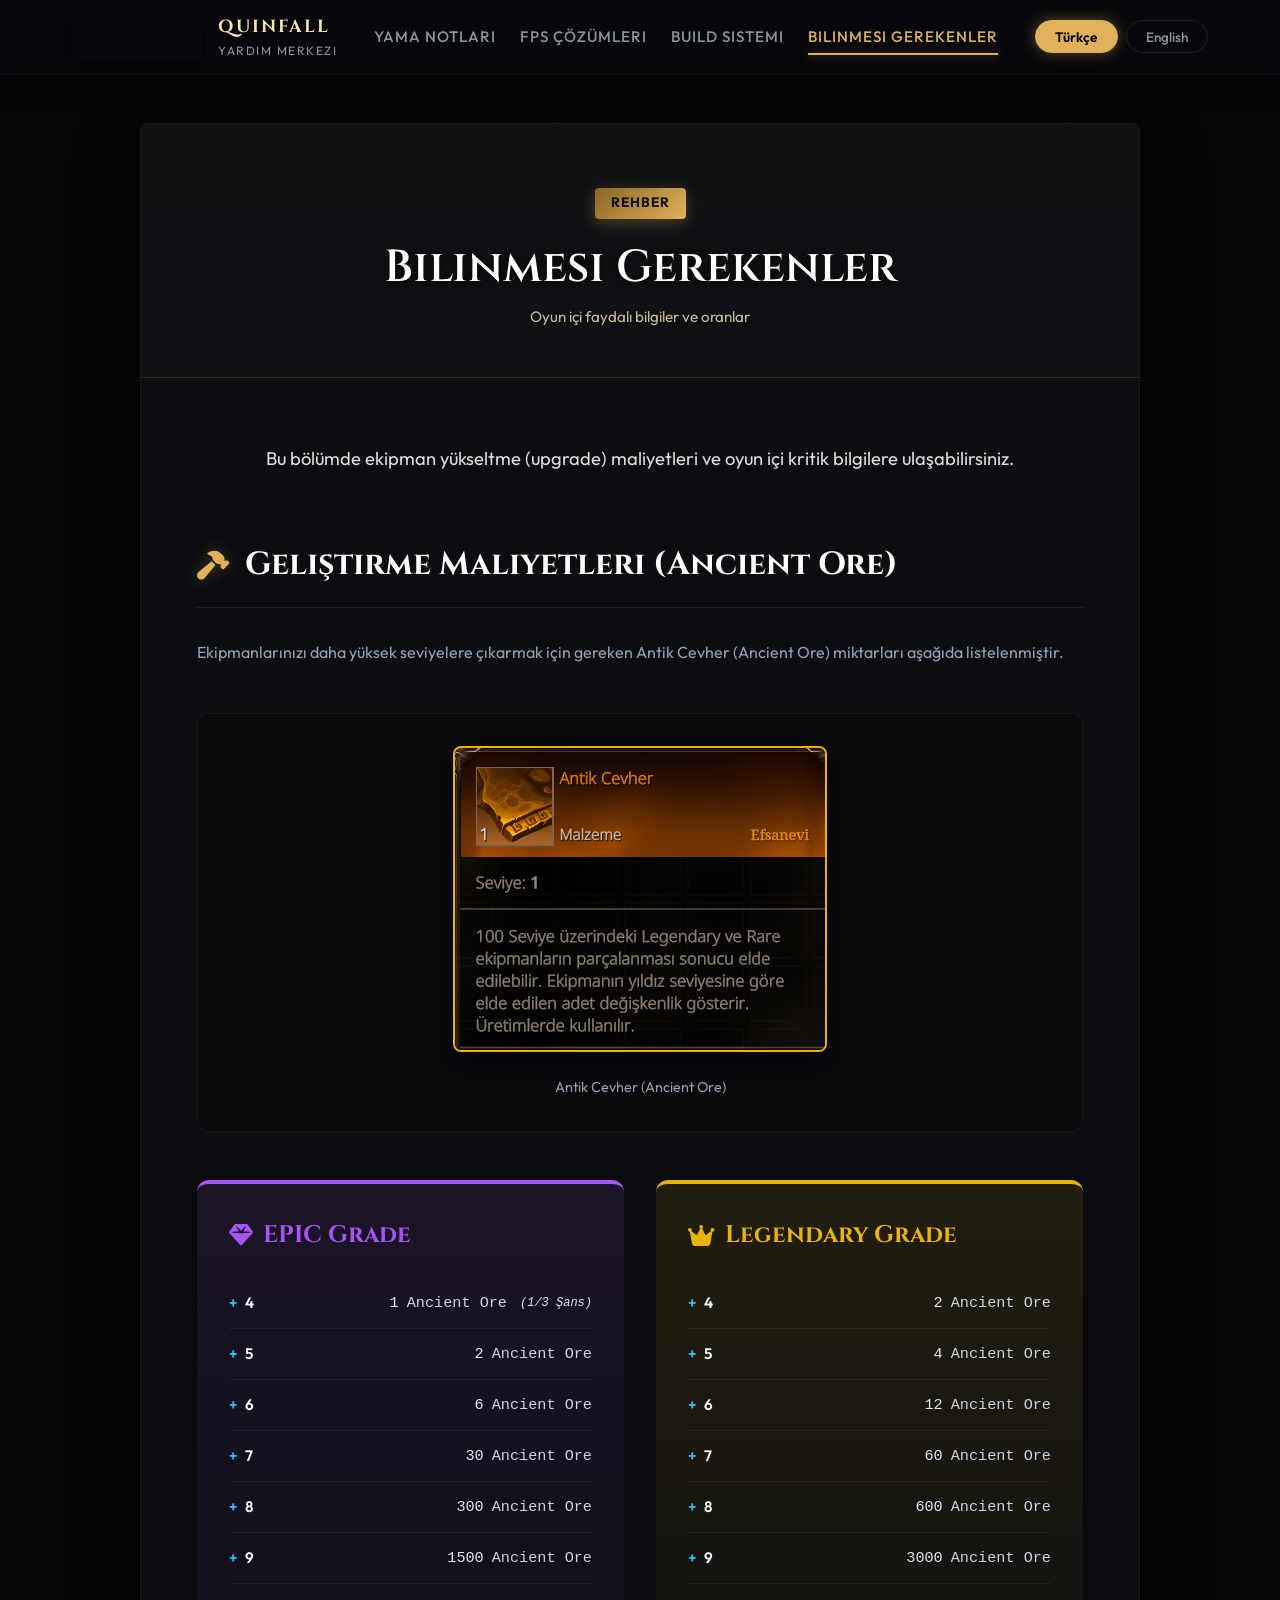
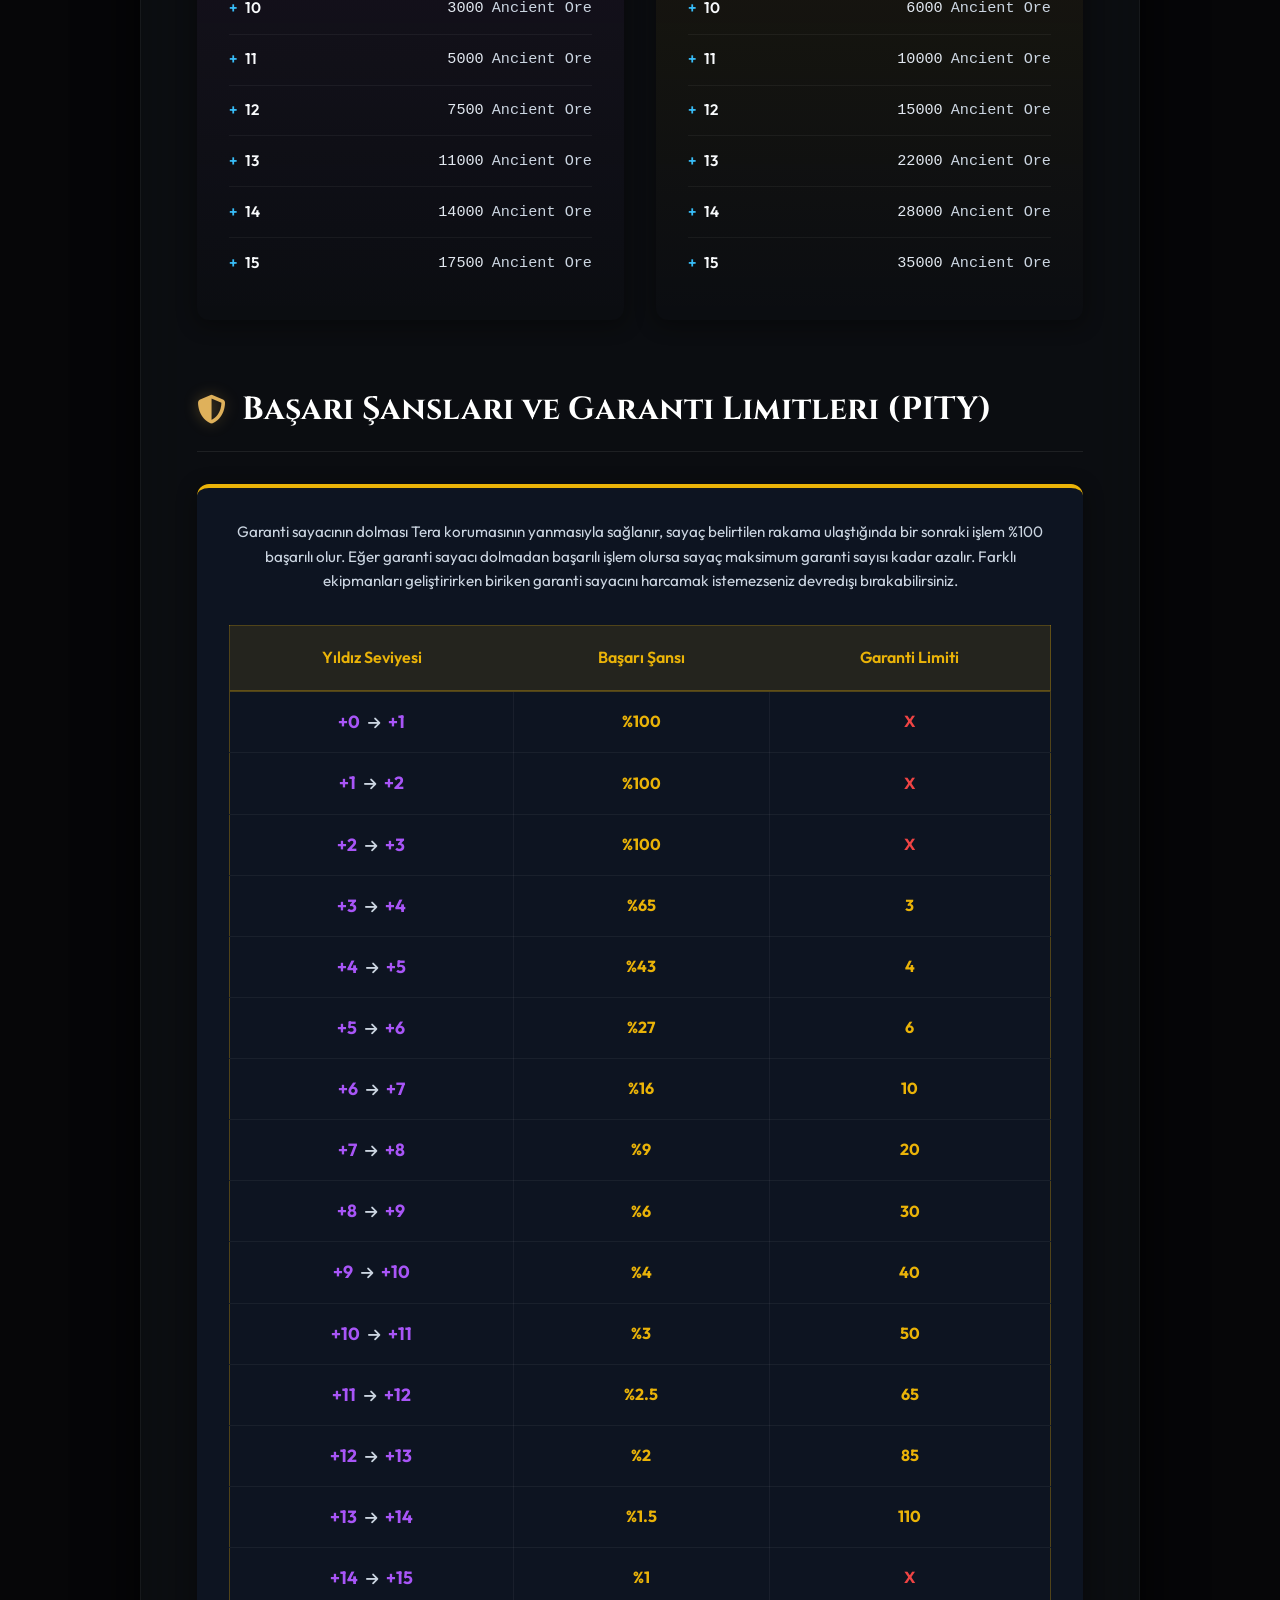
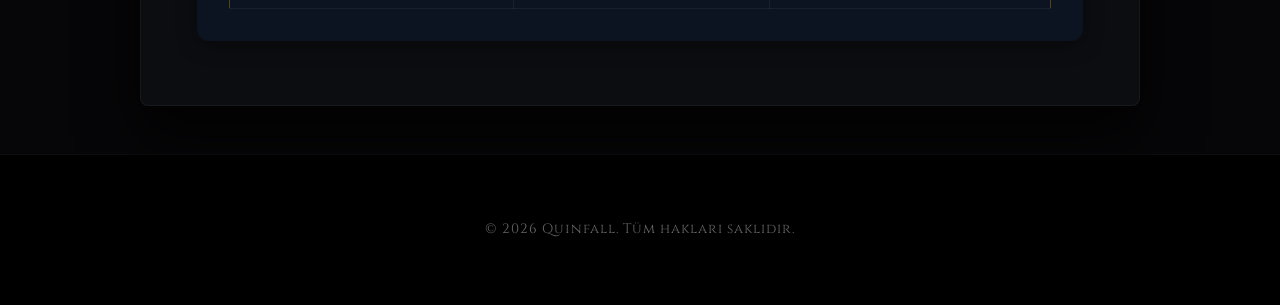
<file: info.html>
<!DOCTYPE html>
<html lang="en">
<head>
    <meta charset="UTF-8">
    <meta name="viewport" content="width=device-width, initial-scale=1.0">
    <title>Quinfall - Bilinmesi Gerekenler</title>
    <!-- Modern Fonts -->
    <link rel="preconnect" href="https://fonts.googleapis.com">
    <link rel="preconnect" href="https://fonts.gstatic.com" crossorigin>
    <link href="https://fonts.googleapis.com/css2?family=Outfit:wght@300;400;500;600;700&family=Cinzel:wght@500;600;700&display=swap" rel="stylesheet">
    <link rel="stylesheet" href="https://cdnjs.cloudflare.com/ajax/libs/font-awesome/6.4.0/css/all.min.css">
    <link rel="stylesheet" href="style.css">
    <style>
        .grade-container {
            display: grid;
            grid-template-columns: 1fr 1fr;
            gap: 2rem;
            margin-top: 2rem;
        }

        @media (max-width: 768px) {
            .grade-container {
                grid-template-columns: 1fr;
            }
        }

        .grade-card {
            background: rgba(15, 23, 42, 0.7);
            border-radius: 12px;
            padding: 2rem;
            border-top: 4px solid;
            box-shadow: 0 4px 20px rgba(0, 0, 0, 0.4);
            transition: transform 0.3s ease;
        }

        .grade-card:hover {
            transform: translateY(-5px);
        }

        .grade-card.purple {
            border-color: #a855f7;
            background: linear-gradient(180deg, rgba(168, 85, 247, 0.1) 0%, rgba(15, 23, 42, 0) 100%);
        }

        .grade-card.legendary {
            border-color: #eab308;
            background: linear-gradient(180deg, rgba(234, 179, 8, 0.1) 0%, rgba(15, 23, 42, 0) 100%);
        }

        .grade-title {
            font-family: 'Cinzel', serif;
            font-size: 1.5rem;
            font-weight: 700;
            margin-bottom: 1.5rem;
            display: flex;
            align-items: center;
            gap: 10px;
        }

        .grade-card.purple .grade-title {
            color: #a855f7;
        }

        .grade-card.legendary .grade-title {
            color: #eab308;
        }

        .upgrade-list {
            list-style: none;
            padding: 0;
            margin: 0;
        }

        .upgrade-item {
            display: flex;
            justify-content: space-between;
            align-items: center;
            padding: 0.8rem 0;
            border-bottom: 1px solid rgba(255, 255, 255, 0.05);
            font-size: 0.95rem;
        }

        .upgrade-item:last-child {
            border-bottom: none;
        }

        .upgrade-level {
            font-weight: 600;
            color: #f8fafc;
            display: flex;
            align-items: center;
            gap: 8px;
        }
        
        .upgrade-level .plus {
            color: #38bdf8;
        }

        .upgrade-cost {
            display: flex;
            align-items: center;
            gap: 8px;
            color: #cbd5e1;
            font-family: 'Inter', monospace;
        }

        .upgrade-cost img {
            width: 24px;
            height: 24px;
            border-radius: 4px;
            border: 1px solid rgba(255, 255, 255, 0.2);
        }

        .upgrade-cost span {
            color: #e2e8f0;
            font-weight: 500;
        }

        .chance-note {
            font-size: 0.75rem;
            color: #94a3b8;
            font-style: italic;
            margin-left: 5px;
        }

        .image-showcase {
            margin: 3rem 0;
            text-align: center;
            background: rgba(0, 0, 0, 0.3);
            padding: 2rem;
            border-radius: 12px;
            border: 1px solid rgba(255, 255, 255, 0.05);
        }

        .image-showcase img {
            max-width: 100%;
            max-height: 400px;
            border-radius: 8px;
            box-shadow: 0 10px 30px rgba(0, 0, 0, 0.5);
            border: 2px solid #eab308;
        }
        
        .image-showcase p {
            margin-top: 1rem;
            color: #94a3b8;
            font-size: 0.9rem;
        }

        .pity-section {
            margin-top: 2rem;
            background: rgba(15, 23, 42, 0.7);
            border-radius: 12px;
            padding: 2rem;
            border-top: 4px solid #eab308;
            box-shadow: 0 4px 20px rgba(0, 0, 0, 0.4);
        }

        .pity-note {
            font-size: 0.95rem;
            color: #cbd5e1;
            line-height: 1.6;
            margin-bottom: 2rem;
            text-align: center;
        }

        .pity-table {
            width: 100%;
            border-collapse: collapse;
            font-family: 'Outfit', sans-serif;
            border: 1px solid rgba(234, 179, 8, 0.3);
        }

        .pity-table th {
            background: rgba(234, 179, 8, 0.1);
            color: #eab308;
            padding: 1.2rem;
            text-align: center;
            font-weight: 600;
            border-bottom: 2px solid rgba(234, 179, 8, 0.3);
        }
        
        .pity-table td {
            padding: 1rem;
            text-align: center;
            border-bottom: 1px solid rgba(255, 255, 255, 0.05);
            border-right: 1px solid rgba(255, 255, 255, 0.05);
        }

        .pity-table td:last-child {
            border-right: none;
        }

        .pity-table tr:hover td {
            background: rgba(255, 255, 255, 0.02);
        }

        .pity-level {
            color: #a855f7;
            font-weight: 700;
            font-size: 1.1rem;
        }

        .pity-chance {
            color: #eab308;
            font-weight: 700;
        }

        .pity-limit {
            color: #eab308;
            font-weight: 700;
        }

        .pity-limit.cross {
            color: #ef4444;
        }
    </style>
</head>
<body>
    <!-- Premium Background Effects -->
    <div class="background-effects">
        <div class="glow-orb orb-1"></div>
        <div class="glow-orb orb-2"></div>
        <div class="glow-orb orb-3"></div>
        <div class="noise-overlay"></div>
    </div>

    <!-- Top Navigation -->
    <nav class="navbar">
        <div class="nav-container">
            <div class="logo">
                <span class="logo-q">Q</span>
                <div class="logo-text">
                    <h1>QUINFALL</h1>
                    <span class="subtitle" id="nav-subtitle" data-tr="Yardım Merkezi" data-en="Help Center">Help Center</span>
                </div>
            </div>
            
            <div class="nav-links">
                <a href="index.html" class="nav-link" data-tr="Yama Notları" data-en="Patch Notes">Patch Notes</a>
                <a href="fps.html" class="nav-link" data-tr="FPS Çözümleri" data-en="FPS Solutions">FPS Solutions</a>
                <a href="build.html" class="nav-link" data-tr="Build Sistemi" data-en="Build System">Build System</a>
                <a href="info.html" class="nav-link active" data-tr="Bilinmesi Gerekenler" data-en="Things to Know">Bilinmesi Gerekenler</a>
            </div>

            <div class="lang-selector">
                <button class="lang-btn active" data-lang="tr">Türkçe</button>
                <button class="lang-btn" data-lang="en">English</button>
            </div>
        </div>
    </nav>

    <!-- Main Content -->
    <main class="container" style="max-width: 1000px; margin: 3rem auto;">
        <div class="patch-container">
            <!-- Header Section -->
            <div class="patch-hero" style="padding: 4rem 3rem 3rem;">
                <div class="version-badge" data-tr="Rehber" data-en="Guide">Rehber</div>
                <h1 class="patch-title" data-tr="Bilinmesi Gerekenler" data-en="Things to Know">Bilinmesi Gerekenler</h1>
                <p class="patch-date" data-tr="Oyun içi faydalı bilgiler ve oranlar" data-en="Useful in-game information and rates">Oyun içi faydalı bilgiler ve oranlar</p>
            </div>

            <!-- Content renders here -->
            <div class="content-body">
                
                <div class="intro-text" data-tr="Bu bölümde ekipman yükseltme (upgrade) maliyetleri ve oyun içi kritik bilgilere ulaşabilirsiniz." data-en="In this section, you can find equipment upgrade costs and critical in-game information.">
                    Bu bölümde ekipman yükseltme (upgrade) maliyetleri ve oyun içi kritik bilgilere ulaşabilirsiniz.
                </div>

                <h2 class="section-title"><i class="fas fa-hammer"></i> <span data-tr="Geliştirme Maliyetleri (Ancient Ore)" data-en="Enhancement Costs (Ancient Ore)">Geliştirme Maliyetleri (Ancient Ore)</span></h2>
                
                <p style="color: #94a3b8; margin-bottom: 2rem;" data-tr="Ekipmanlarınızı daha yüksek seviyelere çıkarmak için gereken Antik Cevher (Ancient Ore) miktarları aşağıda listelenmiştir." data-en="The amounts of Ancient Ore required to upgrade your equipment to higher levels are listed below.">
                    Ekipmanlarınızı daha yüksek seviyelere çıkarmak için gereken Antik Cevher (Ancient Ore) miktarları aşağıda listelenmiştir.
                </p>

                <!-- Image Showcase -->
                <div class="image-showcase">
                    <!-- Note for the user to add the image -->
                    <img src="ancient_ore.png" alt="Antik Cevher" onerror="this.src='https://cdn-icons-png.flaticon.com/512/10434/10434220.png'; this.style.opacity='0.2';">
                    <p data-tr="Antik Cevher (Ancient Ore)" data-en="Ancient Ore">Antik Cevher (Ancient Ore)</p>
                </div>

                <div class="grade-container">
                    <!-- Purple Grade -->
                    <div class="grade-card purple">
                        <div class="grade-title"><i class="fas fa-gem"></i> EPIC Grade</div>
                        <ul class="upgrade-list">
                            <li class="upgrade-item">
                                <div class="upgrade-level"><span class="plus">+</span>4</div>
                                <div class="upgrade-cost"><span>1</span> Ancient Ore <span class="chance-note" data-tr="(1/3 Şans)" data-en="(1/3 Chance)">(1/3 Şans)</span></div>
                            </li>
                            <li class="upgrade-item">
                                <div class="upgrade-level"><span class="plus">+</span>5</div>
                                <div class="upgrade-cost"><span>2</span> Ancient Ore</div>
                            </li>
                            <li class="upgrade-item">
                                <div class="upgrade-level"><span class="plus">+</span>6</div>
                                <div class="upgrade-cost"><span>6</span> Ancient Ore</div>
                            </li>
                            <li class="upgrade-item">
                                <div class="upgrade-level"><span class="plus">+</span>7</div>
                                <div class="upgrade-cost"><span>30</span> Ancient Ore</div>
                            </li>
                            <li class="upgrade-item">
                                <div class="upgrade-level"><span class="plus">+</span>8</div>
                                <div class="upgrade-cost"><span>300</span> Ancient Ore</div>
                            </li>
                            <li class="upgrade-item">
                                <div class="upgrade-level"><span class="plus">+</span>9</div>
                                <div class="upgrade-cost"><span>1500</span> Ancient Ore</div>
                            </li>
                            <li class="upgrade-item">
                                <div class="upgrade-level"><span class="plus">+</span>10</div>
                                <div class="upgrade-cost"><span>3000</span> Ancient Ore</div>
                            </li>
                            <li class="upgrade-item">
                                <div class="upgrade-level"><span class="plus">+</span>11</div>
                                <div class="upgrade-cost"><span>5000</span> Ancient Ore</div>
                            </li>
                            <li class="upgrade-item">
                                <div class="upgrade-level"><span class="plus">+</span>12</div>
                                <div class="upgrade-cost"><span>7500</span> Ancient Ore</div>
                            </li>
                            <li class="upgrade-item">
                                <div class="upgrade-level"><span class="plus">+</span>13</div>
                                <div class="upgrade-cost"><span>11000</span> Ancient Ore</div>
                            </li>
                            <li class="upgrade-item">
                                <div class="upgrade-level"><span class="plus">+</span>14</div>
                                <div class="upgrade-cost"><span>14000</span> Ancient Ore</div>
                            </li>
                            <li class="upgrade-item">
                                <div class="upgrade-level"><span class="plus">+</span>15</div>
                                <div class="upgrade-cost"><span>17500</span> Ancient Ore</div>
                            </li>
                        </ul>
                    </div>

                    <!-- Legendary Grade -->
                    <div class="grade-card legendary">
                        <div class="grade-title"><i class="fas fa-crown"></i> Legendary Grade</div>
                        <ul class="upgrade-list">
                            <li class="upgrade-item">
                                <div class="upgrade-level"><span class="plus">+</span>4</div>
                                <div class="upgrade-cost"><span>2</span> Ancient Ore</div>
                            </li>
                            <li class="upgrade-item">
                                <div class="upgrade-level"><span class="plus">+</span>5</div>
                                <div class="upgrade-cost"><span>4</span> Ancient Ore</div>
                            </li>
                            <li class="upgrade-item">
                                <div class="upgrade-level"><span class="plus">+</span>6</div>
                                <div class="upgrade-cost"><span>12</span> Ancient Ore</div>
                            </li>
                            <li class="upgrade-item">
                                <div class="upgrade-level"><span class="plus">+</span>7</div>
                                <div class="upgrade-cost"><span>60</span> Ancient Ore</div>
                            </li>
                            <li class="upgrade-item">
                                <div class="upgrade-level"><span class="plus">+</span>8</div>
                                <div class="upgrade-cost"><span>600</span> Ancient Ore</div>
                            </li>
                            <li class="upgrade-item">
                                <div class="upgrade-level"><span class="plus">+</span>9</div>
                                <div class="upgrade-cost"><span>3000</span> Ancient Ore</div>
                            </li>
                            <li class="upgrade-item">
                                <div class="upgrade-level"><span class="plus">+</span>10</div>
                                <div class="upgrade-cost"><span>6000</span> Ancient Ore</div>
                            </li>
                            <li class="upgrade-item">
                                <div class="upgrade-level"><span class="plus">+</span>11</div>
                                <div class="upgrade-cost"><span>10000</span> Ancient Ore</div>
                            </li>
                            <li class="upgrade-item">
                                <div class="upgrade-level"><span class="plus">+</span>12</div>
                                <div class="upgrade-cost"><span>15000</span> Ancient Ore</div>
                            </li>
                            <li class="upgrade-item">
                                <div class="upgrade-level"><span class="plus">+</span>13</div>
                                <div class="upgrade-cost"><span>22000</span> Ancient Ore</div>
                            </li>
                            <li class="upgrade-item">
                                <div class="upgrade-level"><span class="plus">+</span>14</div>
                                <div class="upgrade-cost"><span>28000</span> Ancient Ore</div>
                            </li>
                            <li class="upgrade-item">
                                <div class="upgrade-level"><span class="plus">+</span>15</div>
                                <div class="upgrade-cost"><span>35000</span> Ancient Ore</div>
                            </li>
                        </ul>
                    </div>
                </div>

                <!-- PITY Section -->
                <h2 class="section-title" style="margin-top: 4rem;"><i class="fas fa-shield-alt"></i> <span data-tr="Başarı Şansları ve Garanti Limitleri (PITY)" data-en="Success Chances and Guarantee Limits (PITY)">Başarı Şansları ve Garanti Limitleri (PITY)</span></h2>
                
                <div class="pity-section">
                    <p class="pity-note" data-tr="Garanti sayacının dolması Tera korumasının yanmasıyla sağlanır, sayaç belirtilen rakama ulaştığında bir sonraki işlem %100 başarılı olur. Eğer garanti sayacı dolmadan başarılı işlem olursa sayaç maksimum garanti sayısı kadar azalır. Farklı ekipmanları geliştirirken biriken garanti sayacını harcamak istemezseniz devredışı bırakabilirsiniz." data-en="The guarantee counter fills up when Tera protection fails. When the counter reaches the specified number, the next process is 100% successful. If a successful process occurs before the guarantee counter is full, the counter decreases by the maximum guarantee amount. You can disable it if you do not want to spend the accumulated guarantee counter while upgrading different equipment.">
                        Garanti sayacının dolması Tera korumasının yanmasıyla sağlanır, sayaç belirtilen rakama ulaştığında bir sonraki işlem %100 başarılı olur. Eğer garanti sayacı dolmadan başarılı işlem olursa sayaç maksimum garanti sayısı kadar azalır. Farklı ekipmanları geliştirirken biriken garanti sayacını harcamak istemezseniz devredışı bırakabilirsiniz.
                    </p>
                    
                    <div style="overflow-x: auto;">
                        <table class="pity-table">
                            <thead>
                                <tr>
                                    <th data-tr="Yıldız Seviyesi" data-en="Star Level">Yıldız Seviyesi</th>
                                    <th data-tr="Başarı Şansı" data-en="Success Chance">Başarı Şansı</th>
                                    <th data-tr="Garanti Limiti" data-en="Guarantee Limit">Garanti Limiti</th>
                                </tr>
                            </thead>
                            <tbody>
                                <tr><td class="pity-level">+0 <i class="fas fa-arrow-right" style="color: #cbd5e1; font-size: 0.8em; margin: 0 5px;"></i> +1</td><td class="pity-chance">%100</td><td class="pity-limit cross">X</td></tr>
                                <tr><td class="pity-level">+1 <i class="fas fa-arrow-right" style="color: #cbd5e1; font-size: 0.8em; margin: 0 5px;"></i> +2</td><td class="pity-chance">%100</td><td class="pity-limit cross">X</td></tr>
                                <tr><td class="pity-level">+2 <i class="fas fa-arrow-right" style="color: #cbd5e1; font-size: 0.8em; margin: 0 5px;"></i> +3</td><td class="pity-chance">%100</td><td class="pity-limit cross">X</td></tr>
                                <tr><td class="pity-level">+3 <i class="fas fa-arrow-right" style="color: #cbd5e1; font-size: 0.8em; margin: 0 5px;"></i> +4</td><td class="pity-chance">%65</td><td class="pity-limit">3</td></tr>
                                <tr><td class="pity-level">+4 <i class="fas fa-arrow-right" style="color: #cbd5e1; font-size: 0.8em; margin: 0 5px;"></i> +5</td><td class="pity-chance">%43</td><td class="pity-limit">4</td></tr>
                                <tr><td class="pity-level">+5 <i class="fas fa-arrow-right" style="color: #cbd5e1; font-size: 0.8em; margin: 0 5px;"></i> +6</td><td class="pity-chance">%27</td><td class="pity-limit">6</td></tr>
                                <tr><td class="pity-level">+6 <i class="fas fa-arrow-right" style="color: #cbd5e1; font-size: 0.8em; margin: 0 5px;"></i> +7</td><td class="pity-chance">%16</td><td class="pity-limit">10</td></tr>
                                <tr><td class="pity-level">+7 <i class="fas fa-arrow-right" style="color: #cbd5e1; font-size: 0.8em; margin: 0 5px;"></i> +8</td><td class="pity-chance">%9</td><td class="pity-limit">20</td></tr>
                                <tr><td class="pity-level">+8 <i class="fas fa-arrow-right" style="color: #cbd5e1; font-size: 0.8em; margin: 0 5px;"></i> +9</td><td class="pity-chance">%6</td><td class="pity-limit">30</td></tr>
                                <tr><td class="pity-level">+9 <i class="fas fa-arrow-right" style="color: #cbd5e1; font-size: 0.8em; margin: 0 5px;"></i> +10</td><td class="pity-chance">%4</td><td class="pity-limit">40</td></tr>
                                <tr><td class="pity-level">+10 <i class="fas fa-arrow-right" style="color: #cbd5e1; font-size: 0.8em; margin: 0 5px;"></i> +11</td><td class="pity-chance">%3</td><td class="pity-limit">50</td></tr>
                                <tr><td class="pity-level">+11 <i class="fas fa-arrow-right" style="color: #cbd5e1; font-size: 0.8em; margin: 0 5px;"></i> +12</td><td class="pity-chance">%2.5</td><td class="pity-limit">65</td></tr>
                                <tr><td class="pity-level">+12 <i class="fas fa-arrow-right" style="color: #cbd5e1; font-size: 0.8em; margin: 0 5px;"></i> +13</td><td class="pity-chance">%2</td><td class="pity-limit">85</td></tr>
                                <tr><td class="pity-level">+13 <i class="fas fa-arrow-right" style="color: #cbd5e1; font-size: 0.8em; margin: 0 5px;"></i> +14</td><td class="pity-chance">%1.5</td><td class="pity-limit">110</td></tr>
                                <tr><td class="pity-level">+14 <i class="fas fa-arrow-right" style="color: #cbd5e1; font-size: 0.8em; margin: 0 5px;"></i> +15</td><td class="pity-chance">%1</td><td class="pity-limit cross">X</td></tr>
                            </tbody>
                        </table>
                    </div>
                </div>

            </div>
        </div>
    </main>

    <!-- Footer -->
    <footer>
        <div class="footer-content">
            <p>&copy; 2026 Quinfall. <span id="footer-rights" data-tr="Tüm hakları saklıdır." data-en="All rights reserved.">Tüm hakları saklıdır.</span></p>
        </div>
    </footer>

    <!-- Script for language toggle on static page -->
    <script>
        document.addEventListener('DOMContentLoaded', () => {
            const langBtns = document.querySelectorAll('.lang-btn');
            
            // State
            let currentLang = localStorage.getItem('quinfall_lang') || 'tr';
            
            // Initialize
            setLanguage(currentLang);

            // Event Listeners for language buttons
            langBtns.forEach(btn => {
                btn.addEventListener('click', (e) => {
                    const selectedLang = e.target.getAttribute('data-lang');
                    if (selectedLang !== currentLang) {
                        setLanguage(selectedLang);
                    }
                });
            });

            function setLanguage(lang) {
                currentLang = lang;
                localStorage.setItem('quinfall_lang', lang);

                // Update active button state
                langBtns.forEach(btn => {
                    if (btn.getAttribute('data-lang') === lang) {
                        btn.classList.add('active');
                    } else {
                        btn.classList.remove('active');
                    }
                });

                // Update text contents
                const translatableElements = document.querySelectorAll('[data-tr]');
                translatableElements.forEach(el => {
                    if (lang === 'tr') {
                        el.textContent = el.getAttribute('data-tr');
                    } else if (lang === 'en') {
                        el.textContent = el.getAttribute('data-en');
                    }
                });
            }
        });
    </script>
</body>
</html>
</file>
<file: style.css>
:root {
    /* Professional Game Palette */
    --bg-dark: #060608;
    --bg-panel: rgba(14, 16, 20, 0.75);
    --bg-panel-hover: rgba(22, 25, 30, 0.85);
    
    /* Authentic Gold/Bronze from typical MMOs */
    --gold: #dfb15b;
    --gold-light: #fbe6af;
    --gold-dark: #8b6623;
    
    --text-main: #dcdedd;
    --text-muted: #8e949e;
    
    --border-subtle: rgba(223, 177, 91, 0.15);
    --border-highlight: rgba(223, 177, 91, 0.4);
    
    /* Typography */
    --font-heading: 'Cinzel', serif;
    --font-body: 'Outfit', sans-serif;
    
    /* Spacing & Radii */
    --radius-sm: 4px;
    --radius-md: 8px;
    --radius-lg: 16px;
    
    /* Transitions */
    --trans-smooth: all 0.3s cubic-bezier(0.2, 0.8, 0.2, 1);
}

* { margin: 0; padding: 0; box-sizing: border-box; }

body {
    font-family: var(--font-body);
    background-color: var(--bg-dark);
    color: var(--text-main);
    line-height: 1.6;
    overflow-x: hidden;
    position: relative;
    min-height: 100vh;
}

/* Authentic Game Background */
.background-effects {
    position: fixed;
    top: 0; left: 0; width: 100vw; height: 100vh;
    z-index: -1;
    overflow: hidden;
    background-color: var(--bg-dark);
    background-image: url('https://shared.akamai.steamstatic.com/store_item_assets/steam/apps/2294660/page_bg_generated_v6b.jpg');
    background-size: cover;
    background-position: center top;
    background-attachment: fixed;
}
.background-effects::after {
    content: '';
    position: absolute;
    inset: 0;
    /* Deep fade to blend the bottom to dark black */
    background: linear-gradient(to bottom, rgba(6, 6, 8, 0.6) 0%, rgba(6, 6, 8, 0.95) 60%, rgba(6, 6, 8, 1) 100%);
    pointer-events: none;
}

/* Navbar: More integrated and professional */
.navbar {
    position: sticky;
    top: 0;
    z-index: 100;
    background: rgba(8, 9, 12, 0.85);
    backdrop-filter: blur(12px);
    -webkit-backdrop-filter: blur(12px);
    border-bottom: 1px solid rgba(255, 255, 255, 0.03);
    padding: 0.8rem 0;
    box-shadow: 0 4px 30px rgba(0,0,0,0.5);
}

.nav-container {
    max-width: 1200px;
    margin: 0 auto;
    padding: 0 2rem;
    display: flex;
    justify-content: space-between;
    align-items: center;
}

.logo {
    display: flex;
    align-items: center;
    gap: 1rem;
}

.logo-q {
    background: url('https://shared.akamai.steamstatic.com/store_item_assets/steam/apps/2294660/header.jpg') center/cover;
    width: 130px;
    height: 48px;
    border-radius: var(--radius-sm);
    box-shadow: 0 4px 15px rgba(0,0,0,0.5);
    /* Hiding the literal 'Q' text we had before */
    color: transparent;
}
.logo-q::before {
    display: none;
}

.logo-text {
    display: flex;
    flex-direction: column;
}

.logo-text h1 {
    font-family: var(--font-heading);
    font-size: 1.1rem;
    letter-spacing: 2px;
    color: var(--gold-light);
    margin: 0;
    text-transform: uppercase;
}

.logo-text .subtitle {
    font-size: 0.75rem;
    color: var(--text-muted);
    letter-spacing: 1.5px;
    text-transform: uppercase;
}

.nav-links {
    display: flex;
    gap: 1.5rem;
    align-items: center;
}

.nav-link {
    color: var(--text-muted);
    text-decoration: none;
    font-size: 0.95rem;
    font-weight: 500;
    transition: var(--trans-smooth);
    padding: 0.4rem 0;
    position: relative;
    text-transform: uppercase;
    letter-spacing: 1px;
}

.nav-link:hover {
    color: #fff;
}

.nav-link.active {
    color: var(--gold);
}

.nav-link.active::after {
    content: '';
    position: absolute;
    bottom: 0;
    left: 0;
    width: 100%;
    height: 2px;
    background: var(--gold);
    box-shadow: 0 0 10px rgba(223, 177, 91, 0.5);
}

.lang-selector {
    display: flex;
    gap: 0.5rem;
}

.lang-btn {
    background: transparent;
    border: 1px solid rgba(255,255,255,0.1);
    color: var(--text-muted);
    font-family: var(--font-body);
    font-weight: 500;
    font-size: 0.85rem;
    padding: 0.4rem 1.2rem;
    border-radius: 40px;
    cursor: pointer;
    transition: var(--trans-smooth);
}

.lang-btn:hover {
    color: #fff;
    border-color: rgba(255,255,255,0.3);
    background: rgba(255,255,255,0.05);
}

.lang-btn.active {
    background: var(--gold);
    color: #000;
    border-color: var(--gold);
    font-weight: 600;
    box-shadow: 0 0 15px rgba(223, 177, 91, 0.4);
}

/* Layout */
.container {
    width: 100%;
}

.patch-container {
    background: var(--bg-panel);
    backdrop-filter: blur(25px);
    -webkit-backdrop-filter: blur(25px);
    border: 1px solid rgba(255, 255, 255, 0.05);
    border-radius: var(--radius-md);
    box-shadow: 0 30px 60px rgba(0,0,0,0.8), inset 0 1px 0 rgba(255,255,255,0.05);
    overflow: hidden;
}

/* Hero Section */
.patch-hero {
    padding: 6rem 3rem 4rem;
    text-align: center;
    position: relative;
    background-color: #111;
    background-image: url('https://shared.akamai.steamstatic.com/store_item_assets/steam/apps/2294660/library_hero.jpg');
    background-size: cover;
    background-position: center;
    border-bottom: 1px solid var(--border-subtle);
}

/* Dark overlay on hero image to make text pop */
.patch-hero::before {
    content: '';
    position: absolute;
    inset: 0;
    background: linear-gradient(180deg, rgba(14,16,20,0.3) 0%, rgba(14,16,20,0.9) 80%, rgba(14,16,20,1) 100%);
    z-index: 1;
}

.patch-hero > * {
    position: relative;
    z-index: 2;
}

.version-badge {
    display: inline-block;
    background: linear-gradient(135deg, var(--gold-dark), var(--gold));
    color: #111;
    border: none;
    padding: 0.3rem 1rem;
    border-radius: 4px;
    font-size: 0.85rem;
    font-weight: 700;
    letter-spacing: 1px;
    margin-bottom: 1.5rem;
    box-shadow: 0 4px 15px rgba(223, 177, 91, 0.3);
    text-transform: uppercase;
}

.patch-title {
    font-family: var(--font-heading);
    font-size: 2.8rem;
    font-weight: 600;
    color: #fff;
    margin-bottom: 0.8rem;
    line-height: 1.1;
    text-shadow: 0 2px 10px rgba(0,0,0,0.8);
}

.patch-hero .patch-date {
    color: var(--gold-light);
    font-size: 0.95rem;
    opacity: 0.8;
}

/* Content Body */
.content-body {
    padding: 4rem 3.5rem;
}

/* Patch Notes Content Styles */
.intro-text {
    font-size: 1.15rem;
    color: var(--text-main);
    margin-bottom: 4rem;
    line-height: 1.8;
    text-align: center;
    max-width: 800px;
    margin-left: auto;
    margin-right: auto;
}

.section-title {
    font-family: var(--font-heading);
    color: #fff;
    font-size: 2rem;
    margin: 4rem 0 2rem;
    padding-bottom: 1rem;
    border-bottom: 1px solid rgba(255,255,255,0.08);
    display: flex;
    align-items: center;
    gap: 1rem;
}

.section-title i {
    color: var(--gold);
    font-size: 1.8rem;
    text-shadow: 0 0 15px rgba(223, 177, 91, 0.3);
}

/* Modern MMO Class Cards */
.class-block {
    background: linear-gradient(180deg, rgba(25, 28, 35, 0.4) 0%, rgba(14, 16, 20, 0.4) 100%);
    border: 1px solid rgba(255,255,255,0.03);
    border-radius: var(--radius-md);
    padding: 2.5rem;
    margin-bottom: 2rem;
    transition: var(--trans-smooth);
    position: relative;
    overflow: hidden;
}

/* Top accent line */
.class-block::before {
    content: '';
    position: absolute;
    top: 0; left: 0; right: 0;
    height: 2px;
    background: linear-gradient(90deg, transparent, var(--border-subtle), transparent);
    transition: var(--trans-smooth);
}

.class-block:hover {
    background: linear-gradient(180deg, rgba(30, 34, 42, 0.5) 0%, rgba(18, 20, 25, 0.5) 100%);
    border-color: rgba(255,255,255,0.08);
    transform: translateY(-2px);
    box-shadow: 0 10px 30px rgba(0,0,0,0.5);
}

.class-block:hover::before {
    background: linear-gradient(90deg, transparent, var(--gold), transparent);
}

.class-header {
    display: flex;
    align-items: center;
    gap: 1.2rem;
    margin-bottom: 1.5rem;
}

.class-icon {
    width: 48px;
    height: 48px;
    background: rgba(223, 177, 91, 0.1);
    border: 1px solid var(--border-subtle);
    border-radius: 50%;
    display: flex;
    align-items: center;
    justify-content: center;
    color: var(--gold);
    font-size: 1.3rem;
    box-shadow: inset 0 0 10px rgba(0,0,0,0.5);
}

.class-block h3 {
    font-family: var(--font-heading);
    font-size: 1.6rem;
    color: #fff;
    letter-spacing: 1px;
}

.class-intro {
    color: var(--text-muted);
    margin-bottom: 2rem;
    font-size: 1rem;
    line-height: 1.7;
}

.changes-list {
    list-style: none;
    margin-bottom: 2rem;
    display: flex;
    flex-direction: column;
    gap: 1rem;
}

.changes-list li {
    position: relative;
    padding-left: 1.5rem;
    color: #c8c8cc;
}

.changes-list li::before {
    content: '\f105'; /* FontAwesome angle-right */
    font-family: 'Font Awesome 6 Free';
    font-weight: 900;
    position: absolute;
    left: 0;
    top: 2px;
    color: var(--gold);
    font-size: 0.9rem;
}

.skill-name {
    color: #fff;
    font-weight: 600;
    margin-right: 0.5rem;
}

/* Dev Note Enhancement */
.dev-note {
    background: rgba(139, 102, 35, 0.08);
    border: 1px solid rgba(223, 177, 91, 0.15);
    padding: 1.5rem;
    border-radius: var(--radius-sm);
    margin-top: 1rem;
    font-size: 0.95rem;
    color: var(--text-muted);
    display: flex;
    gap: 1.2rem;
    line-height: 1.6;
}

.dev-note i {
    color: var(--gold);
    font-size: 1.5rem;
    margin-top: 2px;
}

.dev-note-title {
    display: block;
    color: var(--gold);
    font-weight: 600;
    margin-bottom: 0.4rem;
    font-family: var(--font-heading);
    letter-spacing: 1px;
    text-transform: uppercase;
    font-size: 0.85rem;
}

/* System List - Authentic MMO Style */
.system-list {
    list-style: none;
    display: grid;
    grid-template-columns: 1fr;
    gap: 1rem;
}

.system-list li {
    background: rgba(255, 255, 255, 0.02);
    border: 1px solid rgba(255,255,255,0.05);
    padding: 1.2rem 1.5rem;
    border-radius: var(--radius-sm);
    transition: var(--trans-smooth);
    display: flex;
    flex-direction: column;
}

.system-list li:hover {
    background: rgba(255, 255, 255, 0.04);
    border-color: rgba(255,255,255,0.1);
}

.system-list li strong {
    color: var(--gold-light);
    font-family: var(--font-heading);
    letter-spacing: 0.5px;
    font-size: 1.1rem;
    margin-bottom: 0.4rem;
    display: block;
}

.system-list li span {
    color: #b0b5be;
}

/* Loading Spinner */
.loading-spinner {
    width: 50px;
    height: 50px;
    border: 3px solid rgba(255,255,255,0.05);
    border-top-color: var(--gold);
    border-radius: 50%;
    animation: spin 1s infinite cubic-bezier(0.6, 0.2, 0.4, 0.8);
    margin: 5rem auto;
}

@keyframes spin { 100% { transform: rotate(360deg); } }

/* Footer */
footer {
    text-align: center;
    padding: 4rem 0;
    color: rgba(255,255,255,0.4);
    font-size: 0.85rem;
    background: #000;
    border-top: 1px solid rgba(255,255,255,0.05);
    font-family: var(--font-heading);
    letter-spacing: 1px;
}

/* Responsive adjustments */
@media (max-width: 768px) {
    .patch-hero { padding: 4rem 1.5rem 3rem; }
    .patch-title { font-size: 2.2rem; }
    .content-body { padding: 2rem 1.5rem; }
    .nav-container { flex-direction: column; gap: 1rem; }
    .class-block { padding: 1.5rem; }
    .section-title { font-size: 1.6rem; }
}

/* Multi-Version Layout */
.multi-version-layout {
    display: grid;
    grid-template-columns: 280px 1fr;
    gap: 2rem;
    max-width: 1200px;
    margin: 3rem auto;
    padding: 0 1rem;
}

/* Sidebar Styles */
.version-sidebar {
    background: var(--bg-panel);
    backdrop-filter: blur(25px);
    -webkit-backdrop-filter: blur(25px);
    border: 1px solid rgba(255, 255, 255, 0.05);
    border-radius: var(--radius-md);
    padding: 1.5rem;
    height: fit-content;
    position: sticky;
    top: 100px;
    box-shadow: 0 15px 35px rgba(0,0,0,0.5);
}

.sidebar-title {
    font-family: var(--font-heading);
    color: var(--gold);
    font-size: 1.1rem;
    margin-bottom: 1.2rem;
    padding-bottom: 0.8rem;
    border-bottom: 1px solid var(--border-subtle);
    text-transform: uppercase;
    letter-spacing: 1px;
}

.version-list {
    list-style: none;
    display: flex;
    flex-direction: column;
    gap: 0.5rem;
}

.version-btn {
    width: 100%;
    text-align: left;
    background: transparent;
    border: 1px solid transparent;
    padding: 0.8rem 1rem;
    border-radius: var(--radius-sm);
    cursor: pointer;
    transition: var(--trans-smooth);
    color: var(--text-muted);
    font-family: var(--font-body);
    font-size: 0.95rem;
    font-weight: 500;
    display: flex;
    justify-content: space-between;
    align-items: center;
}

.version-btn:hover {
    background: rgba(255,255,255,0.05);
    color: #fff;
}

.version-btn.active {
    background: rgba(223, 177, 91, 0.1);
    color: var(--gold);
    box-shadow: inset 4px 0 0 var(--gold);
}

.version-tag {
    font-size: 0.75rem;
    padding: 2px 6px;
    border-radius: 4px;
    background: rgba(255,255,255,0.1);
}

.version-btn.active .version-tag {
    background: rgba(223, 177, 91, 0.2);
    color: var(--gold-light);
}

@media (max-width: 900px) {
    .multi-version-layout {
        grid-template-columns: 1fr;
    }
    .version-sidebar {
        position: static;
        margin-bottom: 2rem;
    }
}
</file>
